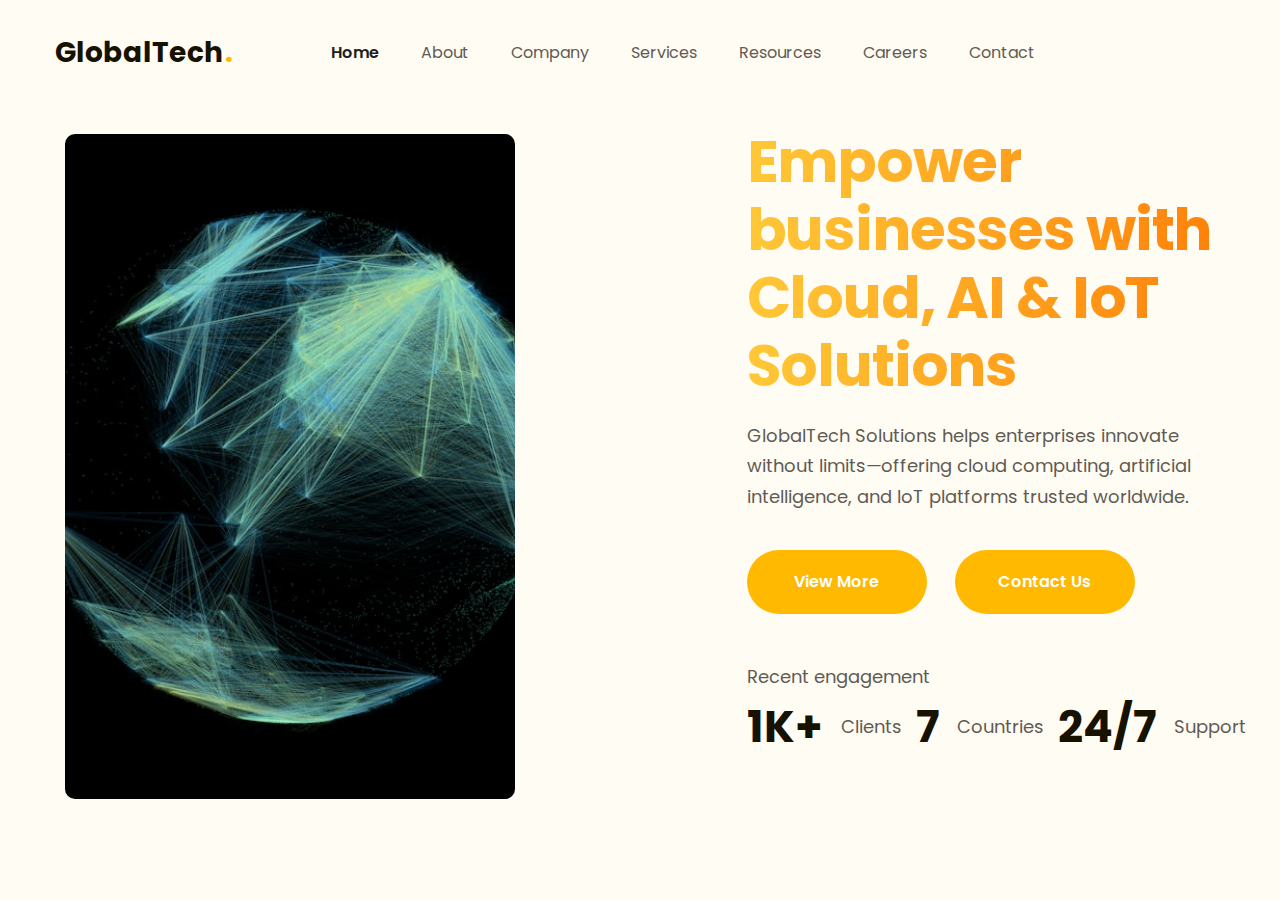
<file: index.html>
<!DOCTYPE html>
<html lang="en">
  <head>
    <meta charset="UTF-8" />
    <meta name="viewport" content="width=device-width, initial-scale=1.0" />
    <title>GlobalTech</title>

    <!-- Favicon -->
    <link
      rel="apple-touch-icon"
      sizes="57x57"
      href="./assets/favicon-white/apple-icon-57x57.png"
    />
    <link
      rel="apple-touch-icon"
      sizes="60x60"
      href="./assets/favicon-white/apple-icon-60x60.png"
    />
    <link
      rel="apple-touch-icon"
      sizes="72x72"
      href="./assets/favicon-white/apple-icon-72x72.png"
    />
    <link
      rel="apple-touch-icon"
      sizes="76x76"
      href="./assets/favicon-white/apple-icon-76x76.png"
    />
    <link
      rel="apple-touch-icon"
      sizes="114x114"
      href="./assets/favicon-white/apple-icon-114x114.png"
    />
    <link
      rel="apple-touch-icon"
      sizes="120x120"
      href="./assets/favicon-white/apple-icon-120x120.png"
    />
    <link
      rel="apple-touch-icon"
      sizes="144x144"
      href="./assets/favicon-white/apple-icon-144x144.png"
    />
    <link
      rel="apple-touch-icon"
      sizes="152x152"
      href="./assets/favicon-white/apple-icon-152x152.png"
    />
    <link
      rel="apple-touch-icon"
      sizes="180x180"
      href="./assets/favicon-white/apple-icon-180x180.png"
    />
    <link
      rel="icon"
      type="image/png"
      sizes="192x192"
      href="./assets/favicon-white/android-icon-192x192.png"
    />
    <link
      rel="icon"
      type="image/png"
      sizes="32x32"
      href="./assets/favicon-white/favicon-32x32.png"
    />
    <link
      rel="icon"
      type="image/png"
      sizes="96x96"
      href="./assets/favicon-white/favicon-96x96.png"
    />
    <link
      rel="icon"
      type="image/png"
      sizes="16x16"
      href="./assets/favicon-white/favicon-16x16.png"
    />
    <link rel="manifest" href="./assets/favicon-white/manifest.json" />
    <meta name="msapplication-TileColor" content="#ffffff" />
    <meta
      name="msapplication-TileImage"
      content="./assets/favicon-white/ms-icon-144x144.png"
    />
    <meta name="theme-color" content="#ffffff" />

    <!-- Embedded font -->
    <link rel="preconnect" href="https://fonts.googleapis.com" />
    <link rel="preconnect" href="https://fonts.gstatic.com" crossorigin />
    <link
      href="https://fonts.googleapis.com/css2?family=Lato:ital,wght@0,700;1,400&family=Poppins:ital,wght@0,400;0,500;0,600;0,700;1,400;1,500;1,600&display=swap"
      rel="stylesheet"
    />

    <!-- reset css -->
    <link rel="stylesheet" href="./assets/reset.css" />

    <!-- Styles css -->
    <link rel="stylesheet" href="./assets/styles.css" />
  </head>
  <body>
    <main >
      <!-- Header -->
      <header class="header fixed">
        <div class="main-content">
          <div class="body">
            <!-- Logo -->
            <a href="/"><div class="logo">GlobalTech<span>.</span></div></a>

            <!-- Navigation -->
            <nav class="nav">
              <ul>
                <li class="active">
                  <a href="#home">Home</a>
                </li>
                <li>
                  <a href="about.html">About</a>
                </li>
                <li>
                  <a href="company.html">Company</a>
                </li>
                <li>
                  <a href="services.html">Services</a>
                </li>
                <li>
                  <a href="resources.html">Resources</a>
                </li>
                <li>
                  <a href="careers.html">Careers</a>
                </li>
                <li>
                  <a href="contact.html">Contact</a>
                </li>
              </ul>
            </nav>
         </div>
    </header>

    <!-- Hero -->
     <div id="#home" class="hero">
      <div class="main-content">
        <div class="body">
          <!-- Hero left -->
           <div class="media-block">
            <img src="./assets/img/img-hero.jpg" alt="" class="hero-img">
           </div>

          <!-- Hero right -->
           <div class="content-block">
            <h1 class="heading lv1">Empower businesses with Cloud, AI & IoT Solutions</h1>
            <p class="desc">GlobalTech Solutions helps enterprises innovate without limits—offering cloud computing, artificial intelligence, and IoT platforms trusted worldwide.</p>

            <div class="cta-group">
              <a href="about.html" class="btn hero-cta">View More</a>
              <a href="contact.html" class="btn hero-cta secondary">Contact Us</a>
            </div>
            <p class="desc">Recent engagement</p>
            <p class="desc stats">
              <strong>1K+</strong> Clients
              <strong>7</strong> Countries
              <strong>24/7</strong> Support
            </p>
          </div>
        </div>
      </div>
     </div>
    </main>
  </body>
</html>
</file>
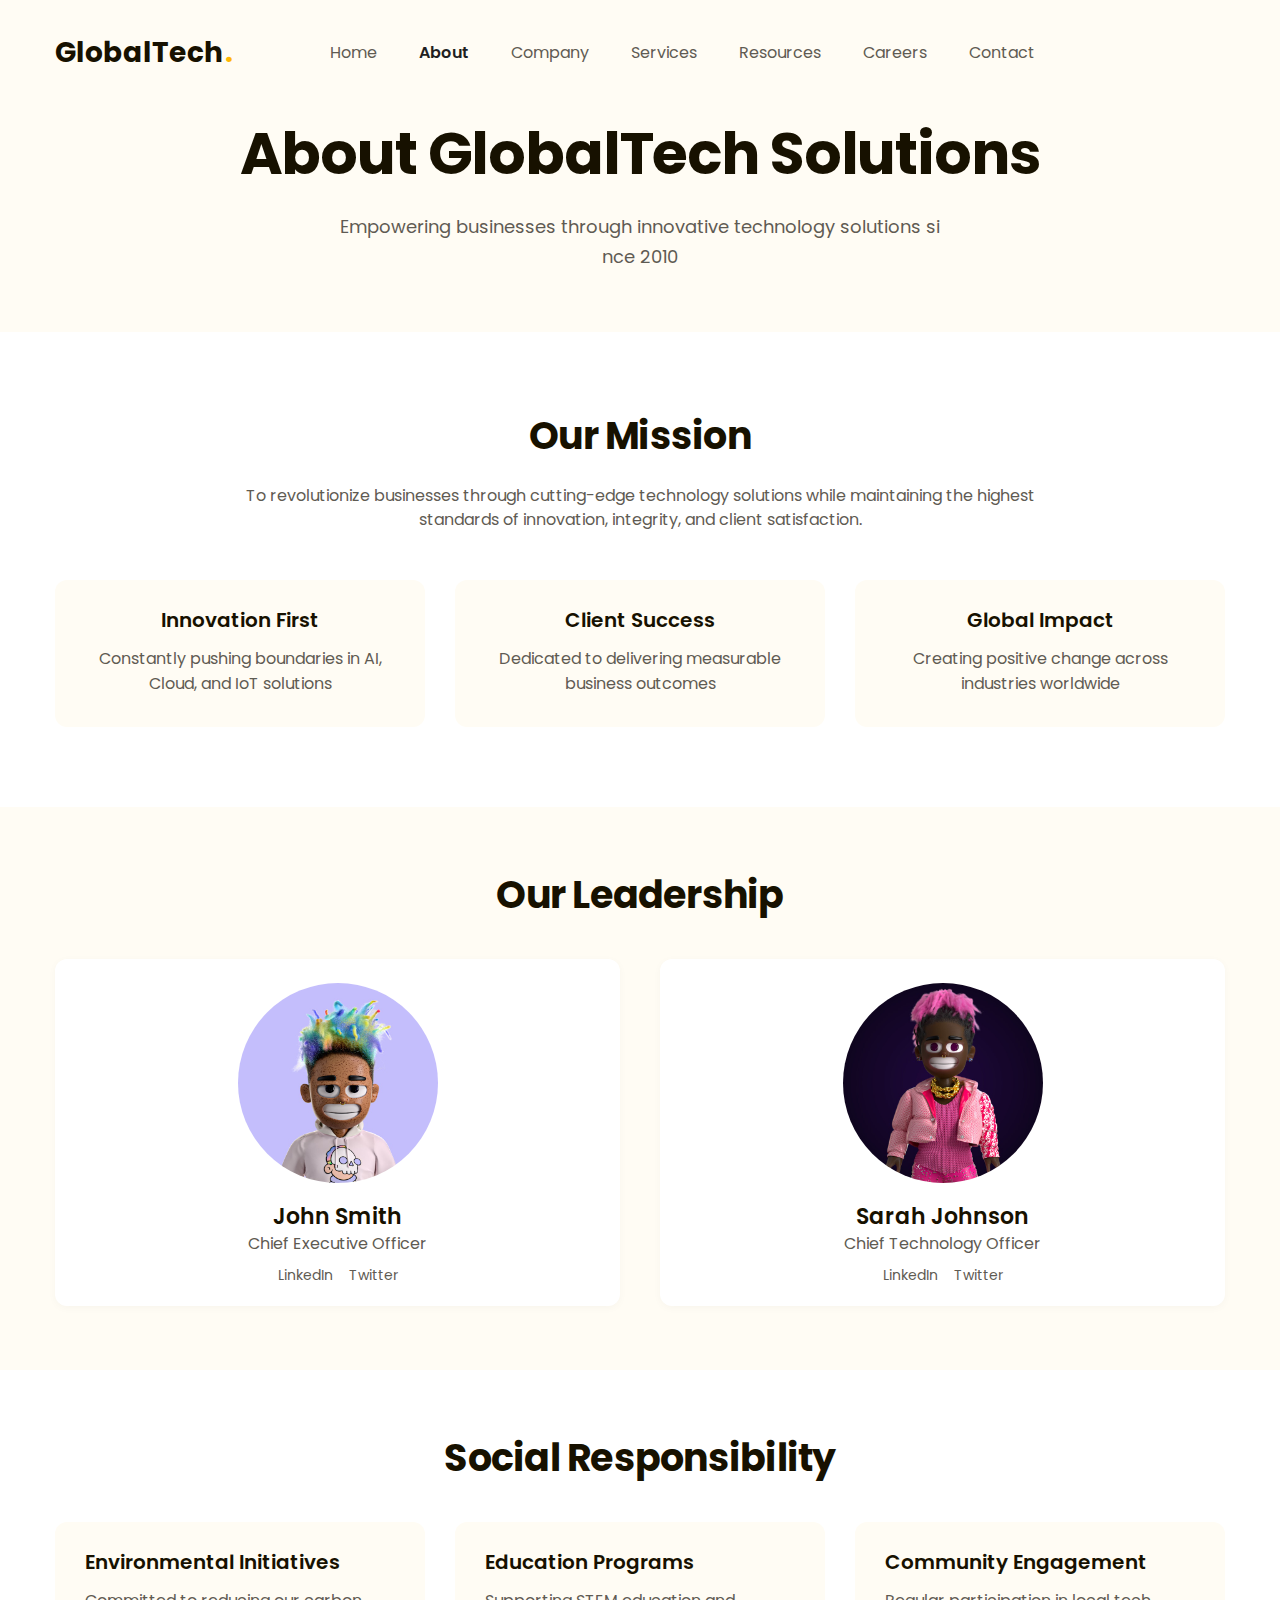
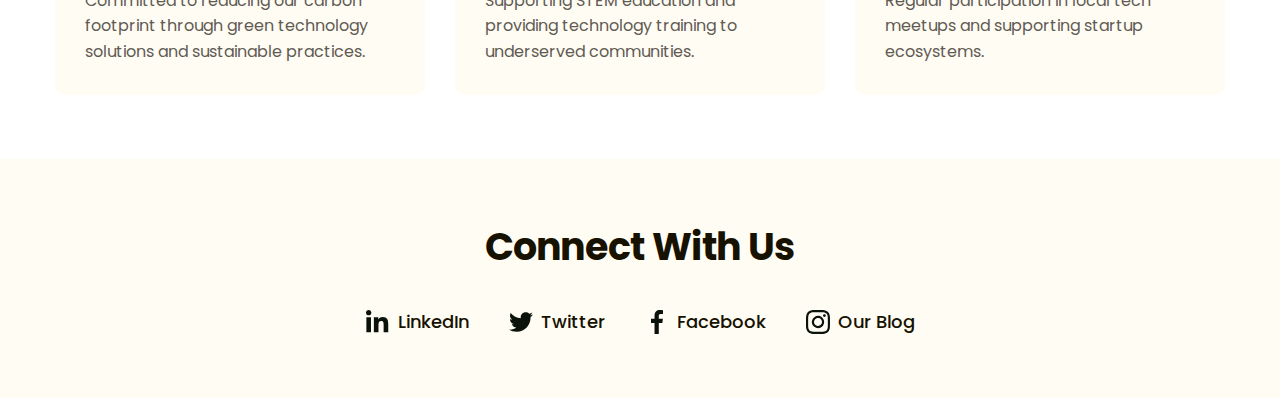
<file: about.html>
<!DOCTYPE html>
<html lang="en">
  <head>
    <meta charset="UTF-8" />
    <meta name="viewport" content="width=device-width, initial-scale=1.0" />
    <title>About Us - GlobalTech Platform</title>

    <!-- Favicon -->
    <link
      rel="apple-touch-icon"
      sizes="57x57"
      href="./assets/favicon-white/apple-icon-57x57.png"
    />
    <link
      rel="apple-touch-icon"
      sizes="60x60"
      href="./assets/favicon-white/apple-icon-60x60.png"
    />
    <link
      rel="apple-touch-icon"
      sizes="72x72"
      href="./assets/favicon-white/apple-icon-72x72.png"
    />
    <link
      rel="apple-touch-icon"
      sizes="76x76"
      href="./assets/favicon-white/apple-icon-76x76.png"
    />
    <link
      rel="apple-touch-icon"
      sizes="114x114"
      href="./assets/favicon-white/apple-icon-114x114.png"
    />
    <link
      rel="apple-touch-icon"
      sizes="120x120"
      href="./assets/favicon-white/apple-icon-120x120.png"
    />
    <link
      rel="apple-touch-icon"
      sizes="144x144"
      href="./assets/favicon-white/apple-icon-144x144.png"
    />
    <link
      rel="apple-touch-icon"
      sizes="152x152"
      href="./assets/favicon-white/apple-icon-152x152.png"
    />
    <link
      rel="apple-touch-icon"
      sizes="180x180"
      href="./assets/favicon-white/apple-icon-180x180.png"
    />
    <link
      rel="icon"
      type="image/png"
      sizes="192x192"
      href="./assets/favicon-white/android-icon-192x192.png"
    />
    <link
      rel="icon"
      type="image/png"
      sizes="32x32"
      href="./assets/favicon-white/favicon-32x32.png"
    />
    <link
      rel="icon"
      type="image/png"
      sizes="96x96"
      href="./assets/favicon-white/favicon-96x96.png"
    />
    <link`
      rel="icon"
      type="image/png"
      sizes="16x16"
      href="./assets/favicon-white/favicon-16x16.png"
    />
    <link rel="manifest" href="./assets/favicon-white/manifest.json" />
    <meta name="msapplication-TileColor" content="#ffffff" />
    <meta
      name="msapplication-TileImage"
      content="./assets/favicon-white/ms-icon-144x144.png"
    />
    <meta name="theme-color" content="#ffffff" />

    <!-- Embedded font -->
    <link rel="preconnect" href="https://fonts.googleapis.com" />
    <link rel="preconnect" href="https://fonts.gstatic.com" crossorigin />
    <link
      href="https://fonts.googleapis.com/css2?family=Lato:ital,wght@0,700;1,400&family=Poppins:ital,wght@0,400;0,500;0,600;0,700;1,400;1,500;1,600&display=swap"
      rel="stylesheet"
    />

    <!-- reset css -->
    <link rel="stylesheet" href="./assets/reset.css" />

    <!-- Styles css -->
    <link rel="stylesheet" href="./assets/styles.css" />
  </head>
  <body>
    <main>
      <!-- Header -->
      <header class="header fixed">
        <div class="main-content">
          <div class="body">
            <!-- Logo -->
            <a href="index.html"
              ><div class="logo">GlobalTech<span>.</span></div></a
            >

            <!-- Navigation -->
            <nav class="nav">
              <ul>
                <li>
                  <a href="index.html">Home</a>
                </li>
                <li class="active">
                  <a href="about.html">About</a>
                </li>
                <li>
                  <a href="company.html">Company</a>
                </li>
                <li>
                  <a href="services.html">Services</a>
                </li>
                <li>
                  <a href="resources.html">Resources</a>
                </li>
                <li>
                  <a href="careers.html">Careers</a>
                </li>
                <li>
                  <a href="contact.html">Contact</a>
                </li>
              </ul>
            </nav>
          </div>
        </div>
      </header>

      <!-- About Hero Section -->
      <section class="about-hero">
        <div class="main-content">
          <h1 class="heading lv1">About GlobalTech Solutions</h1>
          <p class="desc lv2 word-break">
            Empowering businesses through innovative technology solutions since
            2010
          </p>
        </div>
      </section>

      <!-- Mission Section -->
      <section class="mission">
        <div class="main-content">
          <h2 class="heading lv2">Our Mission</h2>
          <p class="desc word-break">
            To revolutionize businesses through cutting-edge technology
            solutions while maintaining the highest standards of innovation,
            integrity, and client satisfaction.
          </p>

          <!-- Mission Points -->
          <div class="mission-points">
            <div class="point">
              <h3>Innovation First</h3>
              <p>
                Constantly pushing boundaries in AI, Cloud, and IoT solutions
              </p>
            </div>
            <div class="point">
              <h3>Client Success</h3>
              <p>Dedicated to delivering measurable business outcomes</p>
            </div>
            <div class="point">
              <h3>Global Impact</h3>
              <p>Creating positive change across industries worldwide</p>
            </div>
          </div>
        </div>
      </section>

      <!-- Leadership Section -->
      <section class="leadership">
        <div class="main-content">
          <h2 class="heading lv2">Our Leadership</h2>
          <div class="leaders-grid">
            <!-- Leader 1 -->
            <div class="leader-card">
              <img
                src="./assets/img/leader1.jpg"
                alt="CEO"
                class="leader-img"
              />
              <h3>John Smith</h3>
              <p>Chief Executive Officer</p>
              <div class="social-links">
                <a href="#" target="_blank">LinkedIn</a>
                <a href="#" target="_blank">Twitter</a>
              </div>
            </div>

            <!-- Leader 2 -->
            <div class="leader-card">
              <img
                src="./assets/img/leader2.jpg"
                alt="CTO"
                class="leader-img"
              />
              <h3>Sarah Johnson</h3>
              <p>Chief Technology Officer</p>
              <div class="social-links">
                <a href="#" target="_blank">LinkedIn</a>
                <a href="#" target="_blank">Twitter</a>
              </div>
            </div>
          </div>
        </div>
      </section>

      <!-- Social Responsibility -->
      <section class="social-impact">
        <div class="main-content">
          <h2 class="heading lv2">Social Responsibility</h2>
          <div class="impact-grid">
            <!-- Impact Card 1 -->
            <div class="impact-card">
              <h3>Environmental Initiatives</h3>
              <p>
                Committed to reducing our carbon footprint through green
                technology solutions and sustainable practices.
              </p>
            </div>

            <!-- Impact Card 2 -->
            <div class="impact-card">
              <h3>Education Programs</h3>
              <p>
                Supporting STEM education and providing technology training to
                underserved communities.
              </p>
            </div>

            <!-- Impact Card 3 -->
            <div class="impact-card">
              <h3>Community Engagement</h3>
              <p>
                Regular participation in local tech meetups and supporting
                startup ecosystems.
              </p>
            </div>
          </div>
        </div>
      </section>

      <!-- Connect Section -->
      <section class="connect">
        <div class="main-content">
          <h2 class="heading lv2">Connect With Us</h2>
          <div class="social-channels">
            <a href="#" class="social-link" target="_blank">
              <img src="./assets/icon/linkedin.svg" alt="LinkedIn" />
              LinkedIn
            </a>
            <a href="#" class="social-link" target="_blank">
              <img src="./assets/icon/twitter.svg" alt="Twitter" />
              Twitter
            </a>
            <a href="#" class="social-link" target="_blank">
              <img src="./assets/icon/facebook.svg" alt="Facebook" />
              Facebook
            </a>
            <a href="#blog" class="social-link" target="_blank">
              <img src="./assets/icon/blog.svg" alt="Blog" />
              Our Blog
            </a>
          </div>
        </div>
      </section>
    </main>
  </body>
</html>
</file>
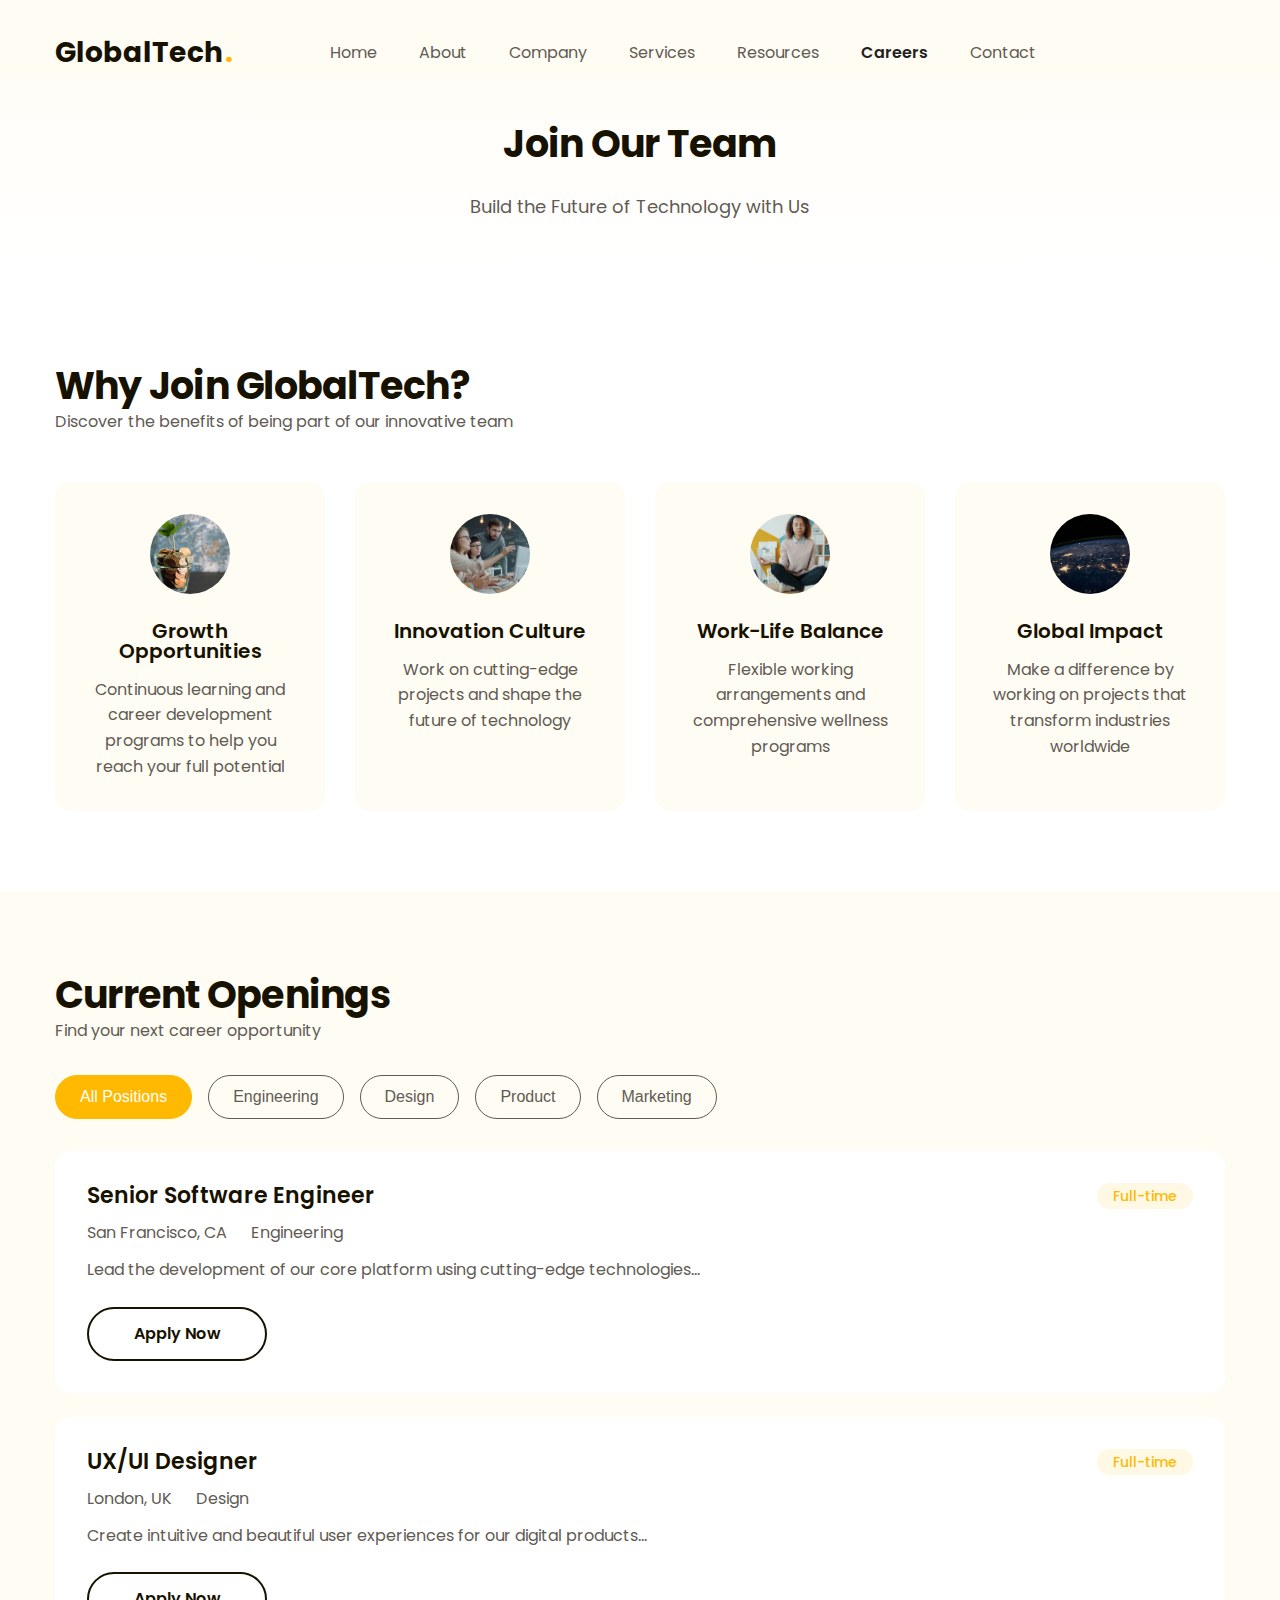
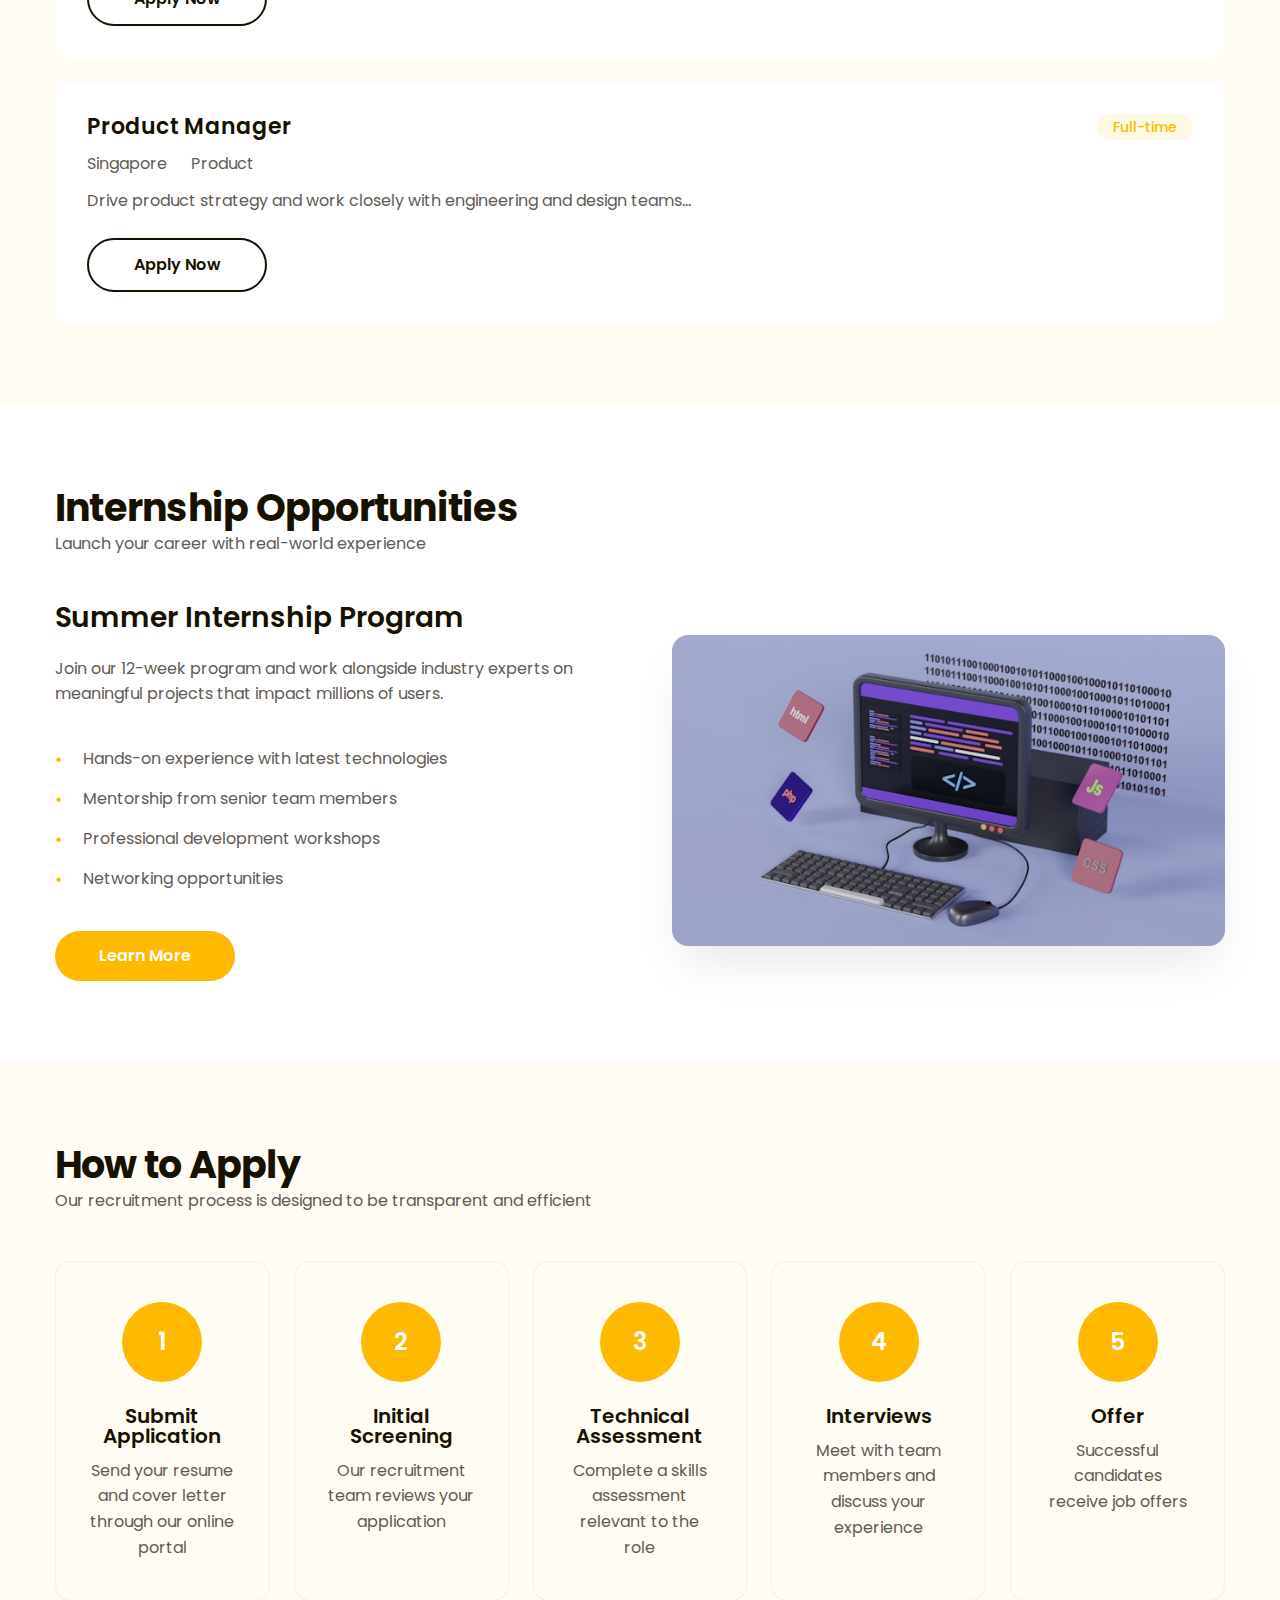
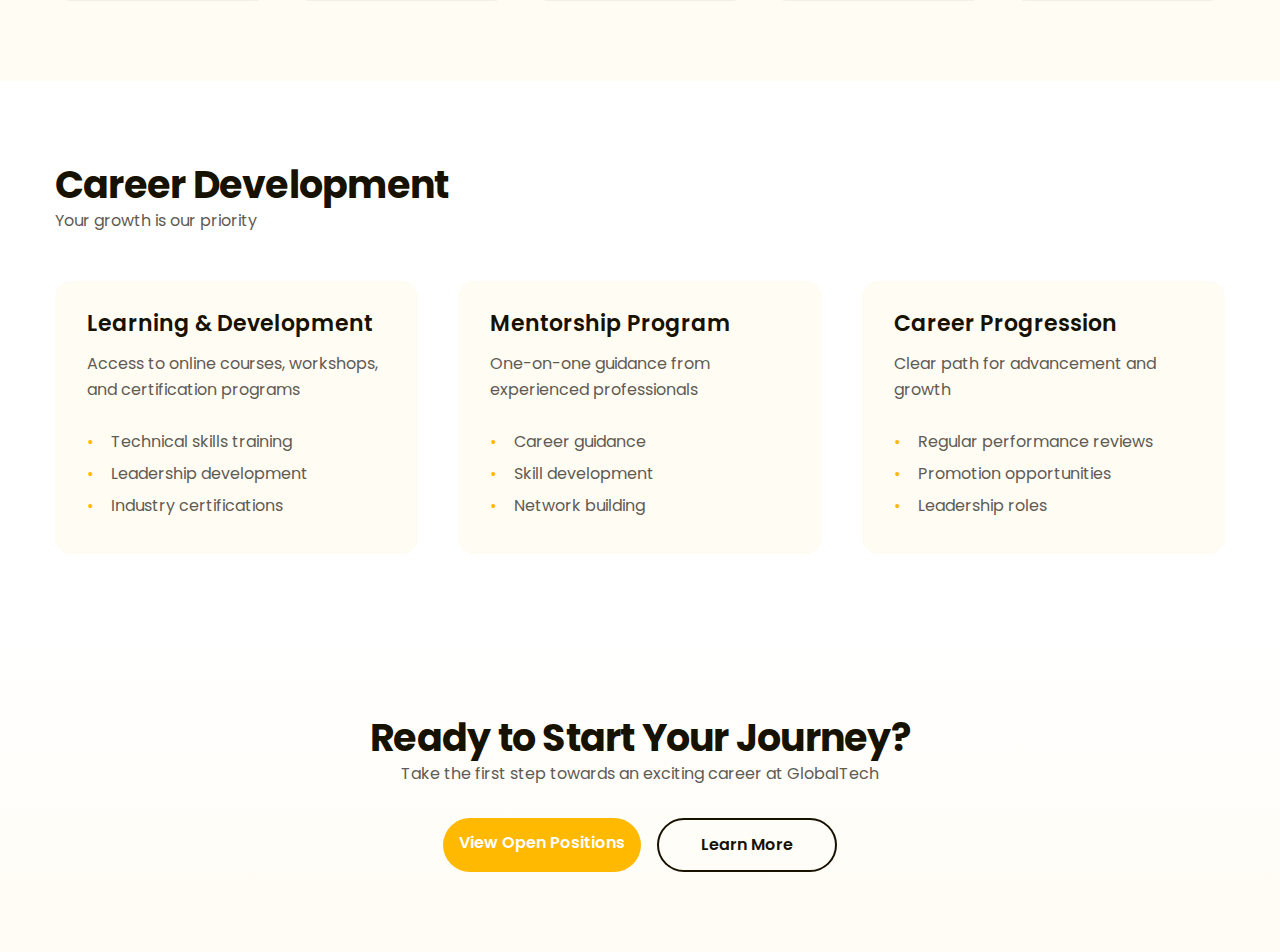
<file: careers.html>
<!DOCTYPE html>
<html lang="en">
  <head>
    <meta charset="UTF-8" />
    <meta name="viewport" content="width=device-width, initial-scale=1.0" />
    <title>Careers - GlobalTech</title>

    <!-- Favicon -->
    <link
      rel="apple-touch-icon"
      sizes="57x57"
      href="./assets/favicon-white/apple-icon-57x57.png"
    />
    <link
      rel="apple-touch-icon"
      sizes="60x60"
      href="./assets/favicon-white/apple-icon-60x60.png"
    />
    <link
      rel="apple-touch-icon"
      sizes="72x72"
      href="./assets/favicon-white/apple-icon-72x72.png"
    />
    <link
      rel="apple-touch-icon"
      sizes="76x76"
      href="./assets/favicon-white/apple-icon-76x76.png"
    />
    <link
      rel="apple-touch-icon"
      sizes="114x114"
      href="./assets/favicon-white/apple-icon-114x114.png"
    />
    <link
      rel="apple-touch-icon"
      sizes="120x120"
      href="./assets/favicon-white/apple-icon-120x120.png"
    />
    <link
      rel="apple-touch-icon"
      sizes="144x144"
      href="./assets/favicon-white/apple-icon-144x144.png"
    />
    <link
      rel="apple-touch-icon"
      sizes="152x152"
      href="./assets/favicon-white/apple-icon-152x152.png"
    />
    <link
      rel="apple-touch-icon"
      sizes="180x180"
      href="./assets/favicon-white/apple-icon-180x180.png"
    />
    <link
      rel="icon"
      type="image/png"
      sizes="192x192"
      href="./assets/favicon-white/android-icon-192x192.png"
    />
    <link
      rel="icon"
      type="image/png"
      sizes="32x32"
      href="./assets/favicon-white/favicon-32x32.png"
    />
    <link
      rel="icon"
      type="image/png"
      sizes="96x96"
      href="./assets/favicon-white/favicon-96x96.png"
    />
    <link
      rel="icon"
      type="image/png"
      sizes="16x16"
      href="./assets/favicon-white/favicon-16x16.png"
    />
    <link rel="manifest" href="./assets/favicon-white/manifest.json" />
    <meta name="msapplication-TileColor" content="#ffffff" />
    <meta
      name="msapplication-TileImage"
      content="./assets/favicon-white/ms-icon-144x144.png"
    />
    <meta name="theme-color" content="#ffffff" />

    <!-- Embedded font -->
    <link rel="preconnect" href="https://fonts.googleapis.com" />
    <link rel="preconnect" href="https://fonts.gstatic.com" crossorigin />
    <link
      href="https://fonts.googleapis.com/css2?family=Lato:ital,wght@0,700;1,400&family=Poppins:ital,wght@0,400;0,500;0,600;0,700;1,400;1,500;1,600&display=swap"
      rel="stylesheet"
    />

    <!-- reset css -->
    <link rel="stylesheet" href="./assets/reset.css" />

    <!-- Styles css -->
    <link rel="stylesheet" href="./assets/styles.css" />
  </head>
  <body>
    <main>
      <!-- Header -->
      <header class="header fixed">
        <div class="main-content">
          <div class="body">
            <!-- Logo -->
            <a href="index.html">
              <div class="logo">GlobalTech<span>.</span></div>
            </a>

            <!-- Navigation -->
            <nav class="nav">
              <ul>
                <li>
                  <a href="index.html">Home</a>
                </li>
                <li>
                  <a href="about.html">About</a>
                </li>
                <li>
                  <a href="company.html">Company</a>
                </li>
                <li>
                  <a href="services.html">Services</a>
                </li>
                <li>
                  <a href="resources.html">Resources</a>
                </li>
                <li class="active">
                  <a href="careers.html">Careers</a>
                </li>
                <li>
                  <a href="contact.html">Contact</a>
                </li>
              </ul>
            </nav>
          </div>
        </div>
      </header>

      <!-- Careers Hero -->
      <section class="careers-hero">
        <div class="main-content">
          <h2 class="heading lv2">Join Our Team</h2>
          <p class="desc lv2">Build the Future of Technology with Us</p>
        </div>
      </section>

      <!-- Why Join Us -->
      <section class="why-join-us">
        <div class="main-content">
          <h2 class="heading lv2">Why Join GlobalTech?</h2>
          <p class="desc">
            Discover the benefits of being part of our innovative team
          </p>

          <div class="benefits-grid">
            <div class="benefit-card">
              <img
                src="./assets/img/benefit-1.jpg"
                alt="Growth Opportunities"
              />
              <h3>Growth Opportunities</h3>
              <p>
                Continuous learning and career development programs to help you
                reach your full potential
              </p>
            </div>

            <div class="benefit-card">
              <img src="./assets/img/benefit-2.jpg" alt="Innovation Culture" />
              <h3>Innovation Culture</h3>
              <p>
                Work on cutting-edge projects and shape the future of technology
              </p>
            </div>

            <div class="benefit-card">
              <img src="./assets/img/benefit-3.jpg" alt="Work-Life Balance" />
              <h3>Work-Life Balance</h3>
              <p>
                Flexible working arrangements and comprehensive wellness
                programs
              </p>
            </div>

            <div class="benefit-card">
              <img src="./assets/img/benefit-4.jpg" alt="Global Impact" />
              <h3>Global Impact</h3>
              <p>
                Make a difference by working on projects that transform
                industries worldwide
              </p>
            </div>
          </div>
        </div>
      </section>

      <!-- Current Openings -->
      <section class="current-openings">
        <div class="main-content">
          <h2 class="heading lv2">Current Openings</h2>
          <p class="desc">Find your next career opportunity</p>

          <div class="jobs-filter">
            <button class="filter-btn active">All Positions</button>
            <button class="filter-btn">Engineering</button>
            <button class="filter-btn">Design</button>
            <button class="filter-btn">Product</button>
            <button class="filter-btn">Marketing</button>
          </div>

          <div class="jobs-list">
            <div class="job-card">
              <div class="job-header">
                <h3>Senior Software Engineer</h3>
                <span class="job-type">Full-time</span>
              </div>
              <div class="job-details">
                <span class="location">San Francisco, CA</span>
                <span class="department">Engineering</span>
              </div>
              <p class="job-description">
                Lead the development of our core platform using cutting-edge
                technologies...
              </p>
              <a href="#" class="btn btn-outline">Apply Now</a>
            </div>

            <div class="job-card">
              <div class="job-header">
                <h3>UX/UI Designer</h3>
                <span class="job-type">Full-time</span>
              </div>
              <div class="job-details">
                <span class="location">London, UK</span>
                <span class="department">Design</span>
              </div>
              <p class="job-description">
                Create intuitive and beautiful user experiences for our digital
                products...
              </p>
              <a href="#" class="btn btn-outline">Apply Now</a>
            </div>

            <div class="job-card">
              <div class="job-header">
                <h3>Product Manager</h3>
                <span class="job-type">Full-time</span>
              </div>
              <div class="job-details">
                <span class="location">Singapore</span>
                <span class="department">Product</span>
              </div>
              <p class="job-description">
                Drive product strategy and work closely with engineering and
                design teams...
              </p>
              <a href="#" class="btn btn-outline">Apply Now</a>
            </div>
          </div>
        </div>
      </section>

      <!-- Internship Program -->
      <section class="internship-program">
        <div class="main-content">
          <h2 class="heading lv2">Internship Opportunities</h2>
          <p class="desc">Launch your career with real-world experience</p>

          <div class="internship-content">
            <div class="internship-info">
              <h3>Summer Internship Program</h3>
              <p>
                Join our 12-week program and work alongside industry experts on
                meaningful projects that impact millions of users.
              </p>

              <ul class="program-features">
                <li>Hands-on experience with latest technologies</li>
                <li>Mentorship from senior team members</li>
                <li>Professional development workshops</li>
                <li>Networking opportunities</li>
              </ul>

              <a href="#" class="btn btn-primary">Learn More</a>
            </div>
            <div class="internship-image">
              <img src="./assets/img/internship.jpg" alt="Internship Program" />
            </div>
          </div>
        </div>
      </section>

      <!-- Application Process -->
      <section class="application-process">
        <div class="main-content">
          <h2 class="heading lv2">How to Apply</h2>
          <p class="desc">
            Our recruitment process is designed to be transparent and efficient
          </p>

          <div class="process-steps">
            <div class="step">
              <div class="step-number">1</div>
              <h3>Submit Application</h3>
              <p>Send your resume and cover letter through our online portal</p>
            </div>

            <div class="step">
              <div class="step-number">2</div>
              <h3>Initial Screening</h3>
              <p>Our recruitment team reviews your application</p>
            </div>

            <div class="step">
              <div class="step-number">3</div>
              <h3>Technical Assessment</h3>
              <p>Complete a skills assessment relevant to the role</p>
            </div>

            <div class="step">
              <div class="step-number">4</div>
              <h3>Interviews</h3>
              <p>Meet with team members and discuss your experience</p>
            </div>

            <div class="step">
              <div class="step-number">5</div>
              <h3>Offer</h3>
              <p>Successful candidates receive job offers</p>
            </div>
          </div>
        </div>
      </section>

      <!-- Career Development -->
      <section class="career-development">
        <div class="main-content">
          <h2 class="heading lv2">Career Development</h2>
          <p class="desc">Your growth is our priority</p>

          <div class="development-grid">
            <div class="development-card">
              <h3>Learning & Development</h3>
              <p>
                Access to online courses, workshops, and certification programs
              </p>
              <ul class="features">
                <li>Technical skills training</li>
                <li>Leadership development</li>
                <li>Industry certifications</li>
              </ul>
            </div>

            <div class="development-card">
              <h3>Mentorship Program</h3>
              <p>One-on-one guidance from experienced professionals</p>
              <ul class="features">
                <li>Career guidance</li>
                <li>Skill development</li>
                <li>Network building</li>
              </ul>
            </div>

            <div class="development-card">
              <h3>Career Progression</h3>
              <p>Clear path for advancement and growth</p>
              <ul class="features">
                <li>Regular performance reviews</li>
                <li>Promotion opportunities</li>
                <li>Leadership roles</li>
              </ul>
            </div>
          </div>
        </div>
      </section>

      <!-- Button CTA -->
      <section class="careers-cta">
        <div class="main-content">
          <h2 class="heading lv2">Ready to Start Your Journey?</h2>
          <p class="desc">
            Take the first step towards an exciting career at GlobalTech
          </p>
          <div class="cta-buttons">
            <a href="#current-openings" class="btn btn-primary"
              >View Open Positions</a
            >
            <a href="contact.html" class="btn btn-outline">Learn More</a>
          </div>
        </div>
      </section>
    </main>
  </body>
</html>
</file>
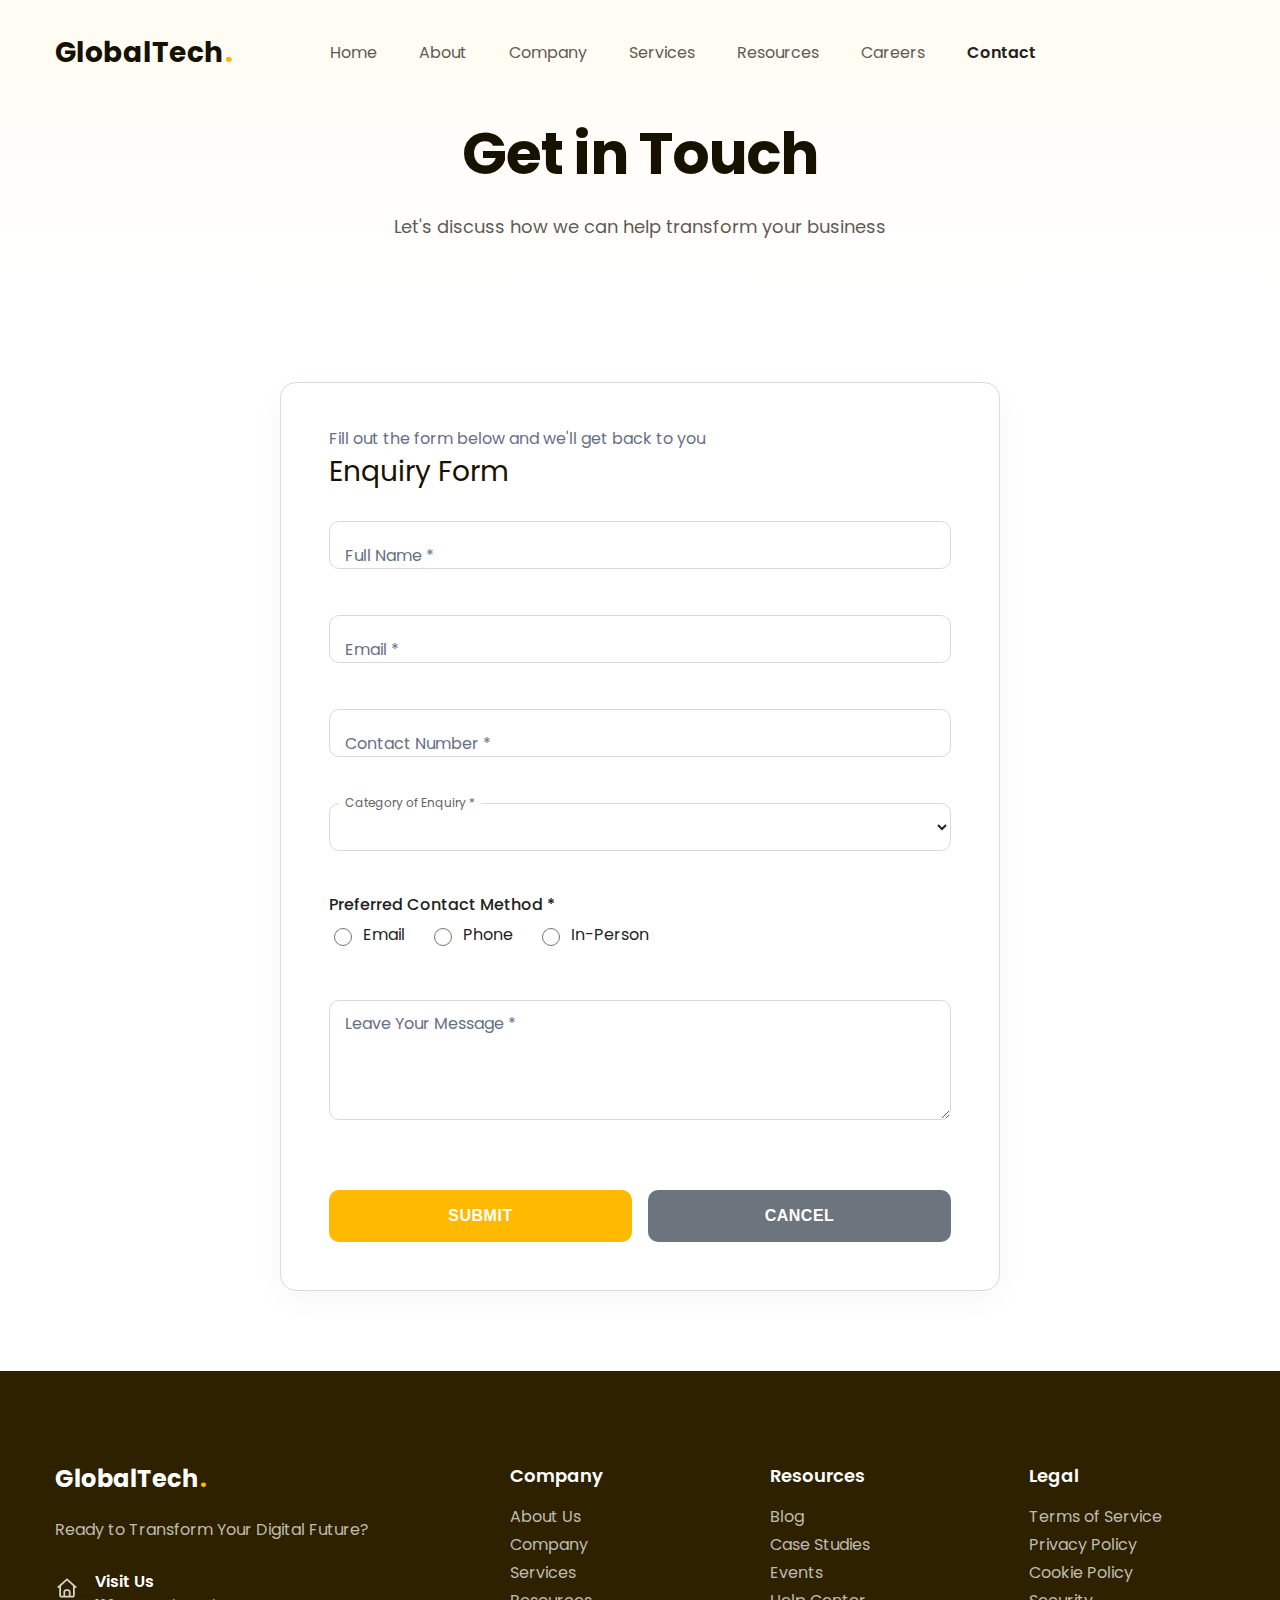
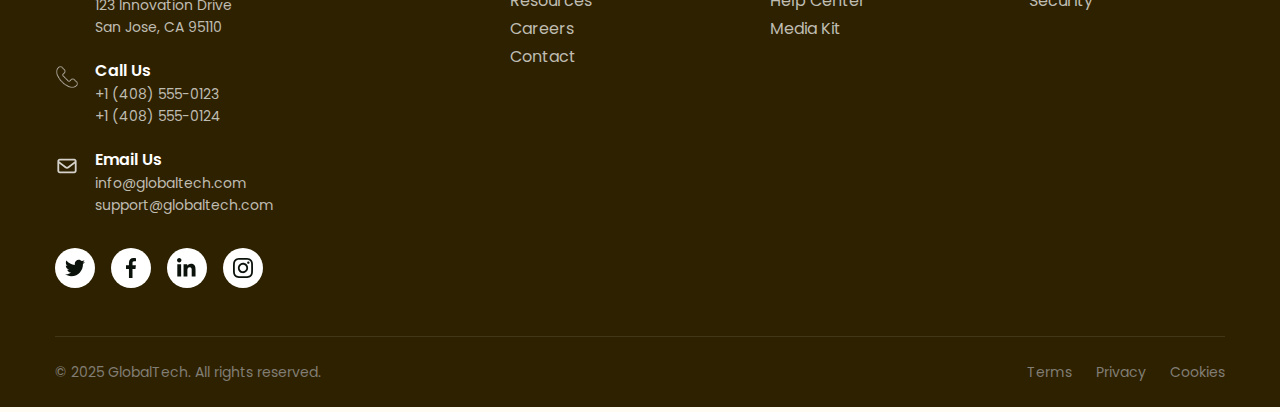
<file: contact.html>
<!DOCTYPE html>
<html lang="en">
  <head>
    <meta charset="UTF-8" />
    <meta name="viewport" content="width=device-width, initial-scale=1.0" />
    <title>Contact Us - GlobalTech</title>
    <!-- Favicon -->
    <link
      rel="apple-touch-icon"
      sizes="57x57"
      href="./assets/favicon-white/apple-icon-57x57.png"
    />
    <link
      rel="apple-touch-icon"
      sizes="60x60"
      href="./assets/favicon-white/apple-icon-60x60.png"
    />
    <link
      rel="apple-touch-icon"
      sizes="72x72"
      href="./assets/favicon-white/apple-icon-72x72.png"
    />
    <link
      rel="apple-touch-icon"
      sizes="76x76"
      href="./assets/favicon-white/apple-icon-76x76.png"
    />
    <link
      rel="apple-touch-icon"
      sizes="114x114"
      href="./assets/favicon-white/apple-icon-114x114.png"
    />
    <link
      rel="apple-touch-icon"
      sizes="120x120"
      href="./assets/favicon-white/apple-icon-120x120.png"
    />
    <link
      rel="apple-touch-icon"
      sizes="144x144"
      href="./assets/favicon-white/apple-icon-144x144.png"
    />
    <link
      rel="apple-touch-icon"
      sizes="152x152"
      href="./assets/favicon-white/apple-icon-152x152.png"
    />
    <link
      rel="apple-touch-icon"
      sizes="180x180"
      href="./assets/favicon-white/apple-icon-180x180.png"
    />
    <link
      rel="icon"
      type="image/png"
      sizes="192x192"
      href="./assets/favicon-white/android-icon-192x192.png"
    />
    <link
      rel="icon"
      type="image/png"
      sizes="32x32"
      href="./assets/favicon-white/favicon-32x32.png"
    />
    <link
      rel="icon"
      type="image/png"
      sizes="96x96"
      href="./assets/favicon-white/favicon-96x96.png"
    />
    <link
      rel="icon"
      type="image/png"
      sizes="16x16"
      href="./assets/favicon-white/favicon-16x16.png"
    />
    <link rel="manifest" href="./assets/favicon-white/manifest.json" />
    <meta name="msapplication-TileColor" content="#ffffff" />
    <meta
      name="msapplication-TileImage"
      content="./assets/favicon-white/ms-icon-144x144.png"
    />
    <meta name="theme-color" content="#ffffff" />

    <!-- Embedded font -->
    <link rel="preconnect" href="https://fonts.googleapis.com" />
    <link rel="preconnect" href="https://fonts.gstatic.com" crossorigin />
    <link
      href="https://fonts.googleapis.com/css2?family=Lato:ital,wght@0,700;1,400&family=Poppins:ital,wght@0,400;0,500;0,600;0,700;1,400;1,500;1,600&display=swap"
      rel="stylesheet"
    />

    <!-- reset css -->
    <link rel="stylesheet" href="./assets/reset.css" />

    <!-- Styles css -->
    <link rel="stylesheet" href="./assets/styles.css" />
    <link rel="stylesheet" href="./assets/contact-form.css" />
  </head>
  <body>
    <main>
      <!-- Header -->
      <header class="header fixed">
        <div class="main-content">
          <div class="body">
            <a href="index.html">
              <div class="logo">GlobalTech<span>.</span></div>
            </a>
            <nav class="nav">
              <ul>
                <li><a href="index.html">Home</a></li>
                <li><a href="about.html">About</a></li>
                <li><a href="company.html">Company</a></li>
                <li><a href="services.html">Services</a></li>
                <li><a href="resources.html">Resources</a></li>
                <li><a href="careers.html">Careers</a></li>
                <li class="active"><a href="contact.html">Contact</a></li>
              </ul>
            </nav>
          </div>
        </div>
      </header>

      <!-- Contact Hero -->
      <section class="contact-hero">
        <div class="main-content">
          <h1 class="heading lv1">Get in Touch</h1>
          <p class="desc lv2">
            Let's discuss how we can help transform your business
          </p>
        </div>
      </section>

      <!-- Contact Form Section -->
      <section class="contact-section">
        <div class="main-content">
          <div class="form-container">
            <div class="form-header">
              <p>Fill out the form below and we'll get back to you</p>
              <h2>Enquiry Form</h2>
            </div>

            <form class="form-box" id="contactForm" novalidate>
              <!-- Full Name -->
              <div class="input-group" id="group-fullname">
                <input
                  type="text"
                  id="fullname"
                  name="fullname"
                  class="input-field"
                  placeholder=""
                  aria-describedby="error-fullname"
                  aria-invalid="false"
                  required
                />
                <label for="fullname" class="floating-label">Full Name *</label>
                <div
                  class="error-text"
                  id="error-fullname"
                  aria-live="polite"
                ></div>
              </div>

              <!-- Email -->
              <div class="input-group" id="group-email">
                <input
                  type="email"
                  id="email"
                  name="email"
                  class="input-field"
                  placeholder=""
                  aria-describedby="error-email"
                  aria-invalid="false"
                  required
                />
                <label for="email" class="floating-label">Email *</label>
                <div
                  class="error-text"
                  id="error-email"
                  aria-live="polite"
                ></div>
              </div>

              <!-- Contact Number -->
              <div class="input-group" id="group-contact">
                <input
                  type="tel"
                  id="contact"
                  name="contact"
                  class="input-field"
                  placeholder=""
                  autocomplete="tel"
                  aria-describedby="error-contact"
                  aria-invalid="false"
                  required
                />
                <label for="contact" class="floating-label"
                  >Contact Number *</label
                >
                <div
                  class="error-text"
                  id="error-contact"
                  aria-live="polite"
                ></div>
              </div>

              <!-- Category of Enquiry -->
              <div class="input-group" id="group-category">
                <select
                  id="category"
                  name="category"
                  class="input-field"
                  aria-describedby="error-category"
                  aria-invalid="false"
                  required
                >
                  <option value="" disabled selected hidden></option>
                  <option value="General Inquiry">General Inquiry</option>
                  <option value="Products Detail">Products Detail</option>
                  <option value="Technical Support">Technical Support</option>
                  <option value="Partnership">Partnership</option>
                  <option value="Feedback">Feedback</option>
                </select>
                <label for="category" class="floating-label"
                  >Category of Enquiry *</label
                >
                <div
                  class="error-text"
                  id="error-category"
                  aria-live="polite"
                ></div>
              </div>

              <!-- Preferred Contact Method -->
              <div class="input-group radio-group" id="group-contact-method">
                <fieldset>
                  <legend>Preferred Contact Method *</legend>
                  <div class="radio-options">
                    <label class="radio-label">
                      <input
                        type="radio"
                        name="contactMethod"
                        value="Email"
                        required
                      />
                      <span>Email</span>
                    </label>
                    <label class="radio-label">
                      <input
                        type="radio"
                        name="contactMethod"
                        value="Phone"
                        required
                      />
                      <span>Phone</span>
                    </label>
                    <label class="radio-label">
                      <input
                        type="radio"
                        name="contactMethod"
                        value="In-Person"
                        required
                      />
                      <span>In-Person</span>
                    </label>
                  </div>
                </fieldset>
                <div
                  class="error-text"
                  id="error-contact-method"
                  aria-live="polite"
                ></div>
              </div>

              <!-- Leave Your Message -->
              <div class="input-group" id="group-message">
                <textarea
                  id="message"
                  name="message"
                  class="input-field textarea-field"
                  placeholder=""
                  rows="5"
                  aria-describedby="error-message"
                  aria-invalid="false"
                  required
                ></textarea>
                <label for="message" class="floating-label"
                  >Leave Your Message *</label
                >
                <div
                  class="error-text"
                  id="error-message"
                  aria-live="polite"
                ></div>
              </div>

              <!-- Form Buttons -->
              <div class="form-buttons">
                <button
                  type="submit"
                  id="submitBtn"
                  class="form-btn form-btn--submit"
                >
                  SUBMIT
                </button>
                <button
                  type="button"
                  id="cancelBtn"
                  class="form-btn form-btn--cancel"
                >
                  CANCEL
                </button>
              </div>
            </form>
          </div>
        </div>
      </section>
    </main>

    <!-- Footer -->
    <footer class="footer">
      <div class="main-content">
        <!-- Footer Top -->
        <div class="footer-top">
          <div class="footer-info">
            <h2 class="logo">GlobalTech<span>.</span></h2>
            <p class="desc">Ready to Transform Your Digital Future?</p>

            <!-- Contact Info -->
            <div class="contact-info-footer">
              <div class="info-item">
                <img
                  src="./assets/icon/location.svg"
                  alt="Location"
                  class="info-icon"
                />
                <div class="info-content">
                  <h4>Visit Us</h4>
                  <p>123 Innovation Drive<br />San Jose, CA 95110</p>
                </div>
              </div>

              <div class="info-item">
                <img
                  src="./assets/icon/phone.png"
                  alt="Phone"
                  class="info-icon"
                />
                <div class="info-content">
                  <h4>Call Us</h4>
                  <p>
                    <a href="tel:+14085550123">+1 (408) 555-0123</a><br />
                    <a href="tel:+14085550124">+1 (408) 555-0124</a>
                  </p>
                </div>
              </div>

              <div class="info-item">
                <img
                  src="./assets/icon/mail.svg"
                  alt="Email"
                  class="info-icon"
                />
                <div class="info-content">
                  <h4>Email Us</h4>
                  <p>
                    <a href="mailto:info@globaltech.com">info@globaltech.com</a
                    ><br />
                    <a href="mailto:support@globaltech.com"
                      >support@globaltech.com</a
                    >
                  </p>
                </div>
              </div>
            </div>

            <!-- Social Links -->
            <div class="social">
              <a href="#" class="social-link">
                <img src="./assets/icon/twitter.svg" alt="Twitter" />
              </a>
              <a href="#" class="social-link">
                <img src="./assets/icon/facebook.svg" alt="Facebook" />
              </a>
              <a href="#" class="social-link">
                <img src="./assets/icon/linkedin.svg" alt="LinkedIn" />
              </a>
              <a href="#" class="social-link">
                <img src="./assets/icon/blog.svg" alt="Instagram" />
              </a>
            </div>
          </div>

          <div class="footer-links">
            <h3>Company</h3>
            <ul>
              <li><a href="about.html">About Us</a></li>
              <li><a href="company.html">Company</a></li>
              <li><a href="services.html">Services</a></li>
              <li><a href="resources.html">Resources</a></li>
              <li><a href="careers.html">Careers</a></li>
              <li><a href="contact.html">Contact</a></li>
            </ul>
          </div>

          <div class="footer-links">
            <h3>Resources</h3>
            <ul>
              <li><a href="blog.html">Blog</a></li>
              <li><a href="case-studies.html">Case Studies</a></li>
              <li><a href="events.html">Events</a></li>
              <li><a href="help.html">Help Center</a></li>
              <li><a href="media-kit.html">Media Kit</a></li>
            </ul>
          </div>

          <div class="footer-links">
            <h3>Legal</h3>
            <ul>
              <li><a href="terms.html">Terms of Service</a></li>
              <li><a href="privacy.html">Privacy Policy</a></li>
              <li><a href="cookies.html">Cookie Policy</a></li>
              <li><a href="security.html">Security</a></li>
            </ul>
          </div>
        </div>

        <!-- Footer Bottom -->
        <div class="footer-bottom">
          <p class="copyright">&copy; 2025 GlobalTech. All rights reserved.</p>
          <div class="footer-bottom-links">
            <a href="terms.html">Terms</a>
            <a href="privacy.html">Privacy</a>
            <a href="cookies.html">Cookies</a>
          </div>
        </div>
      </div>
    </footer>

    <!-- Contact Form JavaScript -->
    <script defer src="./assets/js/contact-form.js"></script>
  </body>
</html>
</file>
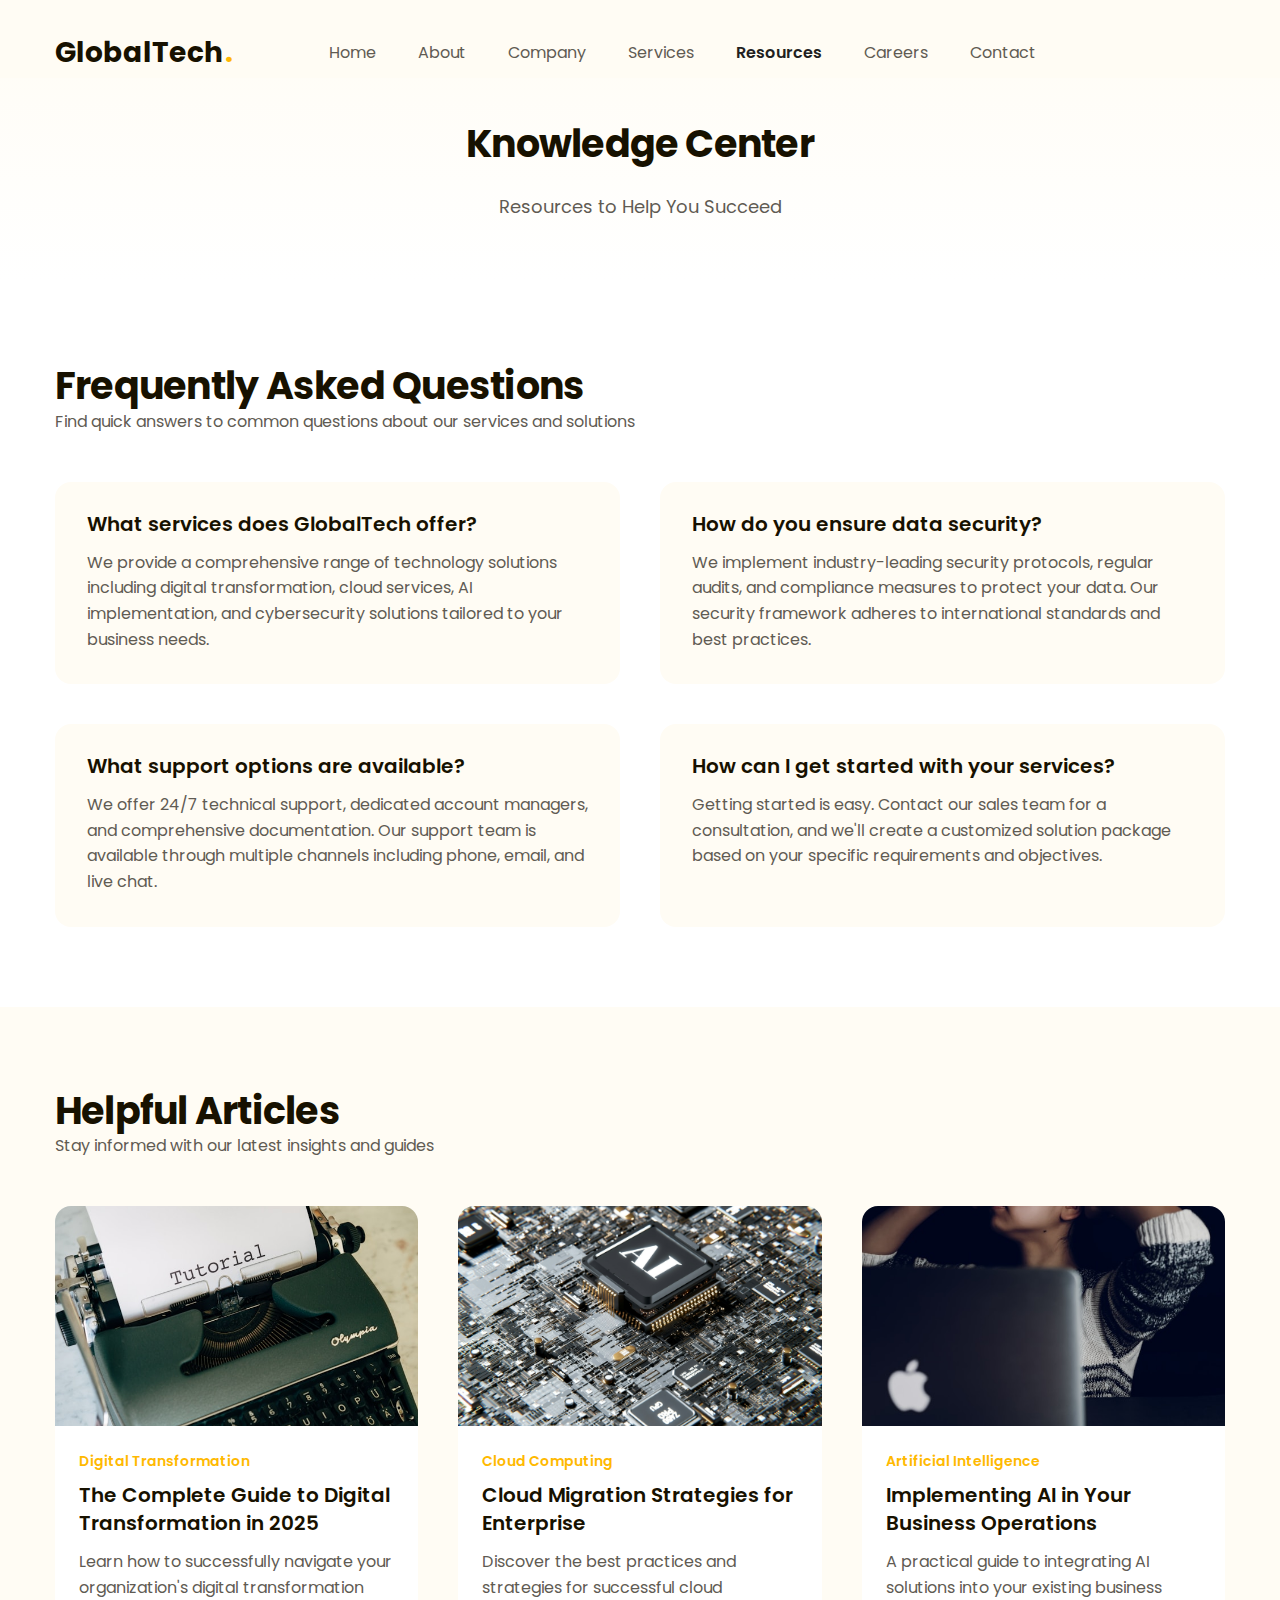
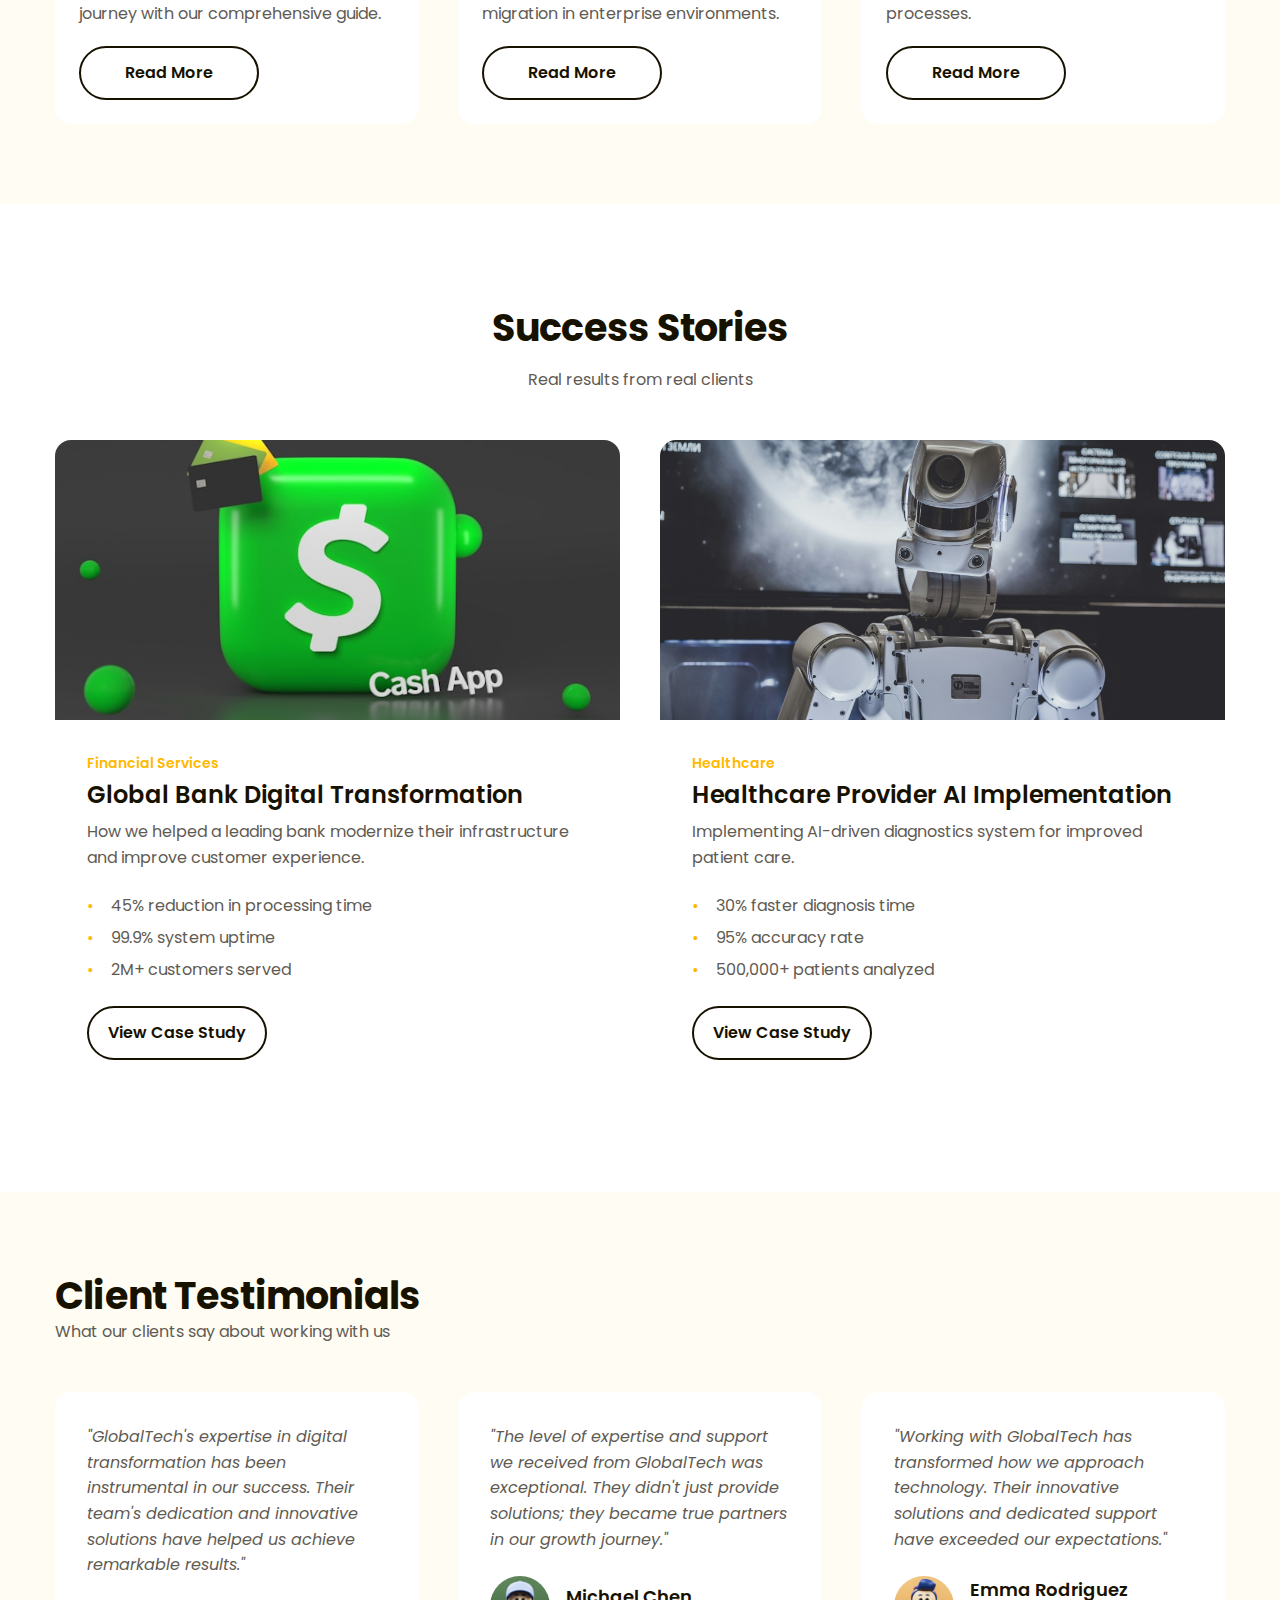
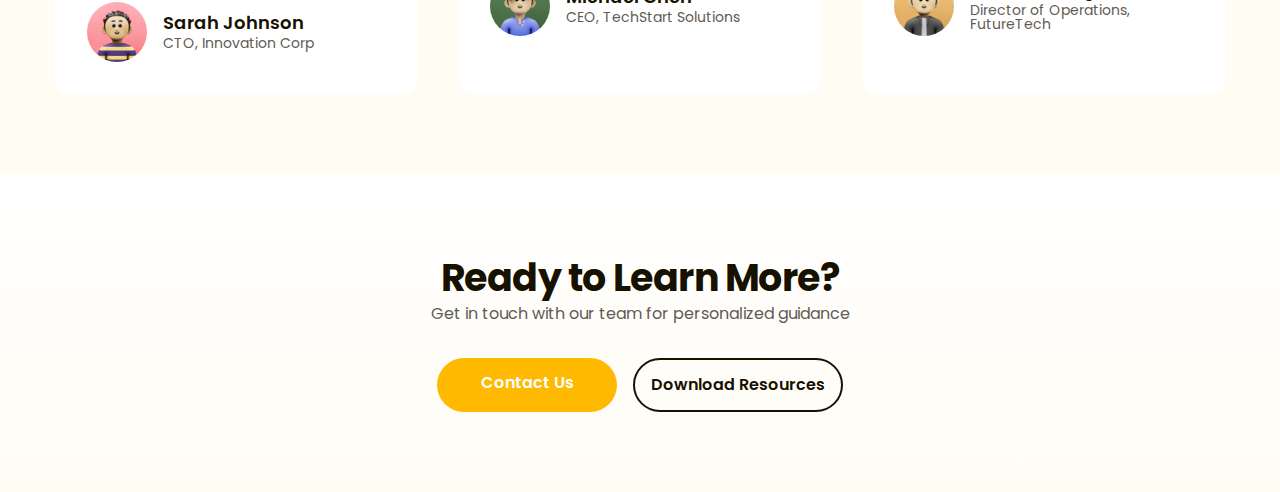
<file: resources.html>
<!DOCTYPE html>
<html lang="en">
  <head>
    <meta charset="UTF-8" />
    <meta name="viewport" content="width=device-width, initial-scale=1.0" />
    <title>Resources - GlobalTech</title>

    <!-- Favicon -->
    <link
      rel="apple-touch-icon"
      sizes="57x57"
      href="./assets/favicon-white/apple-icon-57x57.png"
    />
    <link
      rel="apple-touch-icon"
      sizes="60x60"
      href="./assets/favicon-white/apple-icon-60x60.png"
    />
    <link
      rel="apple-touch-icon"
      sizes="72x72"
      href="./assets/favicon-white/apple-icon-72x72.png"
    />
    <link
      rel="apple-touch-icon"
      sizes="76x76"
      href="./assets/favicon-white/apple-icon-76x76.png"
    />
    <link
      rel="apple-touch-icon"
      sizes="114x114"
      href="./assets/favicon-white/apple-icon-114x114.png"
    />
    <link
      rel="apple-touch-icon"
      sizes="120x120"
      href="./assets/favicon-white/apple-icon-120x120.png"
    />
    <link
      rel="apple-touch-icon"
      sizes="144x144"
      href="./assets/favicon-white/apple-icon-144x144.png"
    />
    <link
      rel="apple-touch-icon"
      sizes="152x152"
      href="./assets/favicon-white/apple-icon-152x152.png"
    />
    <link
      rel="apple-touch-icon"
      sizes="180x180"
      href="./assets/favicon-white/apple-icon-180x180.png"
    />
    <link
      rel="icon"
      type="image/png"
      sizes="192x192"
      href="./assets/favicon-white/android-icon-192x192.png"
    />
    <link
      rel="icon"
      type="image/png"
      sizes="32x32"
      href="./assets/favicon-white/favicon-32x32.png"
    />
    <link
      rel="icon"
      type="image/png"
      sizes="96x96"
      href="./assets/favicon-white/favicon-96x96.png"
    />
    <link
      rel="icon"
      type="image/png"
      sizes="16x16"
      href="./assets/favicon-white/favicon-16x16.png"
    />
    <link rel="manifest" href="./assets/favicon-white/manifest.json" />
    <meta name="msapplication-TileColor" content="#ffffff" />
    <meta
      name="msapplication-TileImage"
      content="./assets/favicon-white/ms-icon-144x144.png"
    />
    <meta name="theme-color" content="#ffffff" />

    <!-- Embedded font -->
    <link rel="preconnect" href="https://fonts.googleapis.com" />
    <link rel="preconnect" href="https://fonts.gstatic.com" crossorigin />
    <link
      href="https://fonts.googleapis.com/css2?family=Lato:ital,wght@0,700;1,400&family=Poppins:ital,wght@0,400;0,500;0,600;0,700;1,400;1,500;1,600&display=swap"
      rel="stylesheet"
    />

    <!-- reset css -->
    <link rel="stylesheet" href="./assets/reset.css" />

    <!-- Styles css -->
    <link rel="stylesheet" href="./assets/styles.css" />
  </head>
  <body>
    <main>
      <!-- Header -->
      <header class="header fixed">
        <div class="main-content">
          <div class="body">
            <!-- Logo -->
            <a href="index.html">
              <div class="logo">GlobalTech<span>.</span></div>
            </a>

            <!-- Navigation -->
            <nav class="nav">
              <ul>
                <li>
                  <a href="index.html">Home</a>
                </li>
                <li>
                  <a href="about.html">About</a>
                </li>
                <li>
                  <a href="company.html">Company</a>
                </li>
                <li>
                  <a href="services.html">Services</a>
                </li>
                <li class="active">
                  <a href="resources.html">Resources</a>
                </li>
                <li>
                  <a href="careers.html">Careers</a>
                </li>
                <li>
                  <a href="contact.html">Contact</a>
                </li>
              </ul>
            </nav>
          </div>
        </div>
      </header>

      <!-- Resources Hero -->
      <section class="resources-hero">
        <div class="main-content">
          <h2 class="heading lv2">Knowledge Center</h2>
          <p class="desc lv2">Resources to Help You Succeed</p>
        </div>
      </section>

      <!-- FAQ Section -->
      <section class="faq-section">
        <div class="main-content">
          <h2 class="heading lv2">Frequently Asked Questions</h2>
          <p class="desc">
            Find quick answers to common questions about our services and
            solutions
          </p>

          <div class="faq-grid">
            <div class="faq-item">
              <h3>What services does GlobalTech offer?</h3>
              <p>
                We provide a comprehensive range of technology solutions
                including digital transformation, cloud services, AI
                implementation, and cybersecurity solutions tailored to your
                business needs.
              </p>
            </div>

            <div class="faq-item">
              <h3>How do you ensure data security?</h3>
              <p>
                We implement industry-leading security protocols, regular
                audits, and compliance measures to protect your data. Our
                security framework adheres to international standards and best
                practices.
              </p>
            </div>

            <div class="faq-item">
              <h3>What support options are available?</h3>
              <p>
                We offer 24/7 technical support, dedicated account managers, and
                comprehensive documentation. Our support team is available
                through multiple channels including phone, email, and live chat.
              </p>
            </div>

            <div class="faq-item">
              <h3>How can I get started with your services?</h3>
              <p>
                Getting started is easy. Contact our sales team for a
                consultation, and we'll create a customized solution package
                based on your specific requirements and objectives.
              </p>
            </div>
          </div>
        </div>
      </section>

      <!-- Articles Section -->
      <section class="articles-section">
        <div class="main-content">
          <h2 class="heading lv2">Helpful Articles</h2>
          <p class="desc">Stay informed with our latest insights and guides</p>

          <div class="articles-grid">
            <article class="article-card">
              <img
                src="./assets/img/article-1.jpg"
                alt="Digital Transformation Guide"
              />
              <div class="content">
                <span class="category">Digital Transformation</span>
                <h3>The Complete Guide to Digital Transformation in 2025</h3>
                <p>
                  Learn how to successfully navigate your organization's digital
                  transformation journey with our comprehensive guide.
                </p>
                <a href="#" class="btn btn-outline">Read More</a>
              </div>
            </article>

            <article class="article-card">
              <img src="./assets/img/article-2.jpg" alt="Cloud Migration" />
              <div class="content">
                <span class="category">Cloud Computing</span>
                <h3>Cloud Migration Strategies for Enterprise</h3>
                <p>
                  Discover the best practices and strategies for successful
                  cloud migration in enterprise environments.
                </p>
                <a href="#" class="btn btn-outline">Read More</a>
              </div>
            </article>

            <article class="article-card">
              <img src="./assets/img/article-3.jpg" alt="AI Implementation" />
              <div class="content">
                <span class="category">Artificial Intelligence</span>
                <h3>Implementing AI in Your Business Operations</h3>
                <p>
                  A practical guide to integrating AI solutions into your
                  existing business processes.
                </p>
                <a href="#" class="btn btn-outline">Read More</a>
              </div>
            </article>
          </div>
        </div>
      </section>

      <!-- Case Studies Section -->
      <section class="case-studies">
        <div class="main-content">
          <h2 class="heading lv2">Success Stories</h2>
          <p class="desc">Real results from real clients</p>

          <div class="case-studies-grid">
            <div class="case-study-card">
              <img
                src="./assets/img/blog-fintech.jpg"
                alt="Finance Transformation"
              />
              <div class="content">
                <span class="industry">Financial Services</span>
                <h3>Global Bank Digital Transformation</h3>
                <p>
                  How we helped a leading bank modernize their infrastructure
                  and improve customer experience.
                </p>
                <ul class="results">
                  <li>45% reduction in processing time</li>
                  <li>99.9% system uptime</li>
                  <li>2M+ customers served</li>
                </ul>
                <a href="#" class="btn btn-outline">View Case Study</a>
              </div>
            </div>

            <div class="case-study-card">
              <img src="./assets/img/blog-AI.jpg" alt="Healthcare Innovation" />
              <div class="content">
                <span class="industry">Healthcare</span>
                <h3>Healthcare Provider AI Implementation</h3>
                <p>
                  Implementing AI-driven diagnostics system for improved patient
                  care.
                </p>
                <ul class="results">
                  <li>30% faster diagnosis time</li>
                  <li>95% accuracy rate</li>
                  <li>500,000+ patients analyzed</li>
                </ul>
                <a href="#" class="btn btn-outline">View Case Study</a>
              </div>
            </div>
          </div>
        </div>
      </section>

      <!-- Testimonials Section -->
      <section class="testimonials">
        <div class="main-content">
          <h2 class="heading lv2">Client Testimonials</h2>
          <p class="desc">What our clients say about working with us</p>

          <div class="testimonials-grid">
            <blockquote class="testimonial-card">
              <p class="quote">
                "GlobalTech's expertise in digital transformation has been
                instrumental in our success. Their team's dedication and
                innovative solutions have helped us achieve remarkable results."
              </p>
              <footer>
                <img src="./assets/img/feedback-1.jpg" alt="Sarah Johnson" />
                <div class="author">
                  <cite>Sarah Johnson</cite>
                  <span>CTO, Innovation Corp</span>
                </div>
              </footer>
            </blockquote>

            <blockquote class="testimonial-card">
              <p class="quote">
                "The level of expertise and support we received from GlobalTech
                was exceptional. They didn't just provide solutions; they became
                true partners in our growth journey."
              </p>
              <footer>
                <img src="./assets/img/feedback-2.jpg" alt="Michael Chen" />
                <div class="author">
                  <cite>Michael Chen</cite>
                  <span>CEO, TechStart Solutions</span>
                </div>
              </footer>
            </blockquote>

            <blockquote class="testimonial-card">
              <p class="quote">
                "Working with GlobalTech has transformed how we approach
                technology. Their innovative solutions and dedicated support
                have exceeded our expectations."
              </p>
              <footer>
                <img src="./assets/img/feedback-3.jpg" alt="Emma Rodriguez" />
                <div class="author">
                  <cite>Emma Rodriguez</cite>
                  <span>Director of Operations, FutureTech</span>
                </div>
              </footer>
            </blockquote>
          </div>
        </div>
      </section>

      <!-- CTA Section -->
      <section class="resources-cta">
        <div class="main-content">
          <h2 class="heading lv2">Ready to Learn More?</h2>
          <p class="desc">
            Get in touch with our team for personalized guidance
          </p>
          <div class="cta-buttons">
            <a href="contact.html" class="btn btn-primary">Contact Us</a>
            <a href="#" class="btn btn-outline">Download Resources</a>
          </div>
        </div>
      </section>
    </main>
  </body>
</html>
</file>
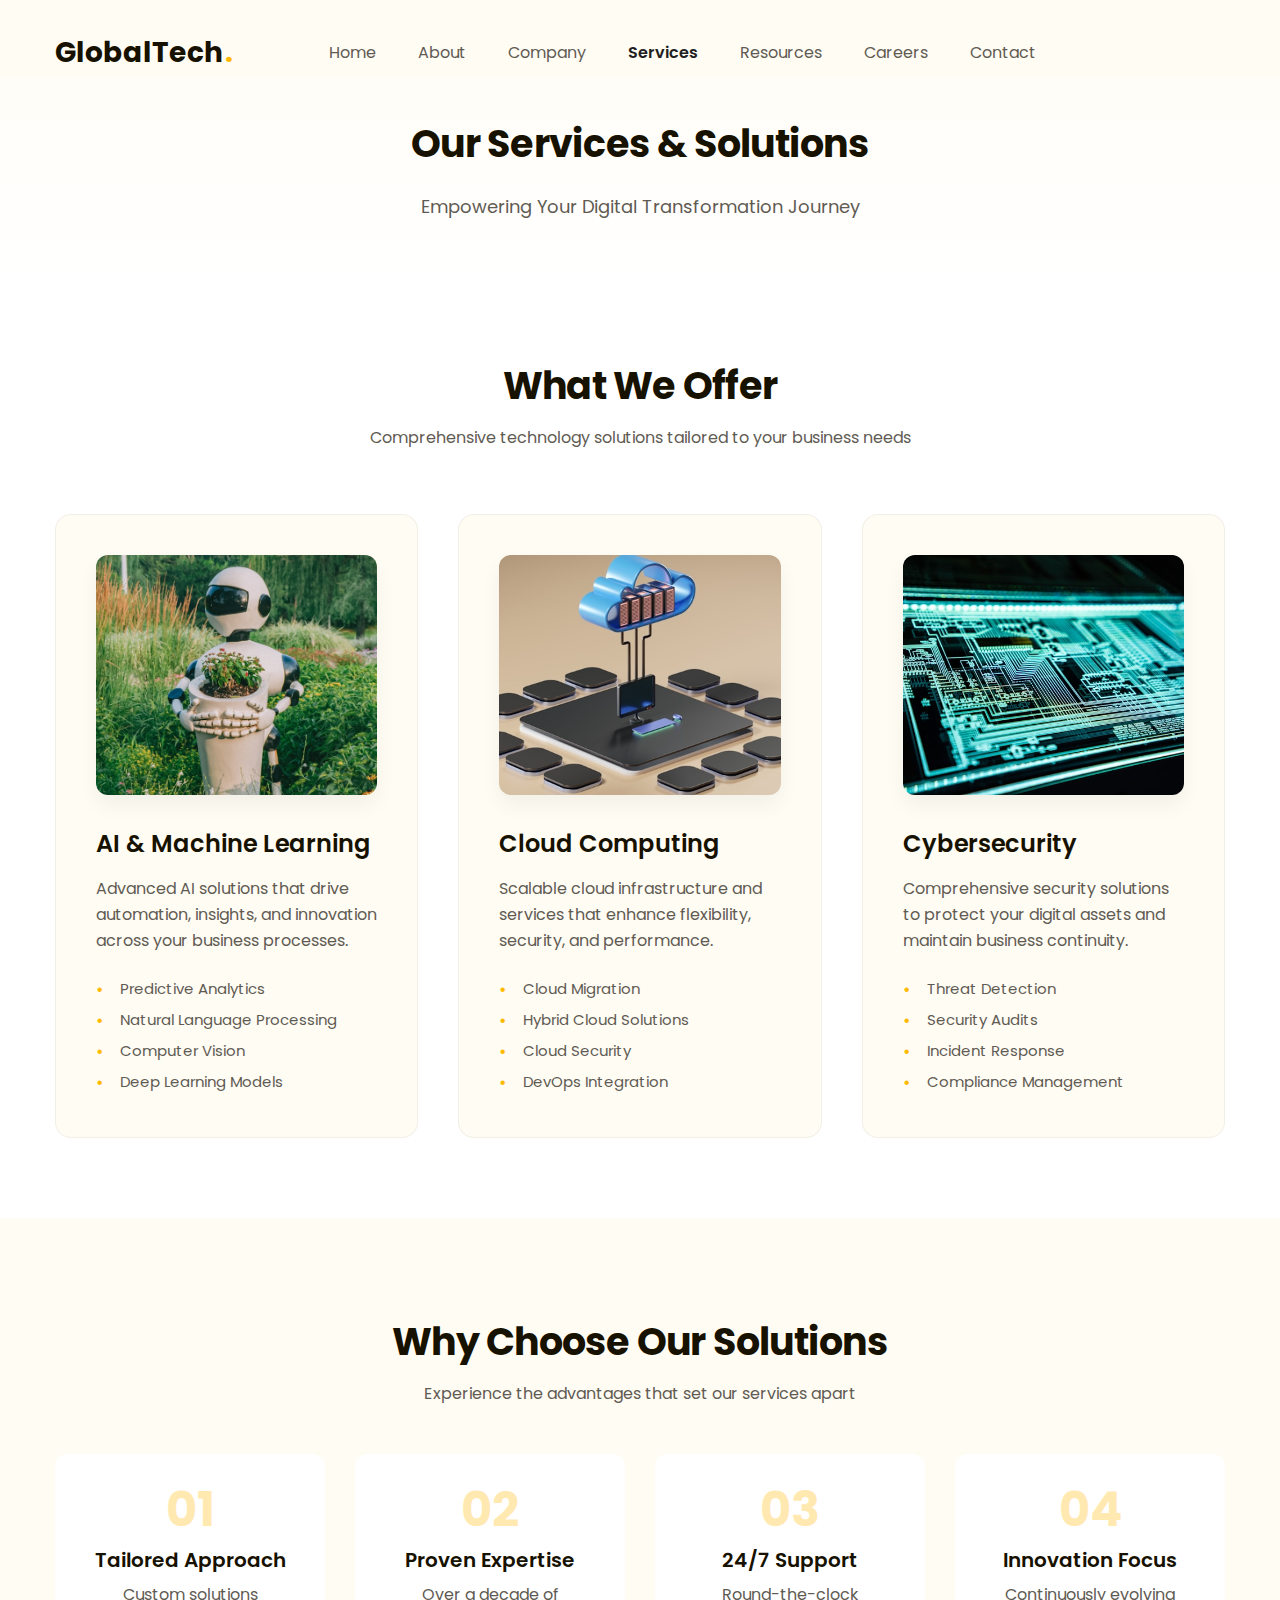
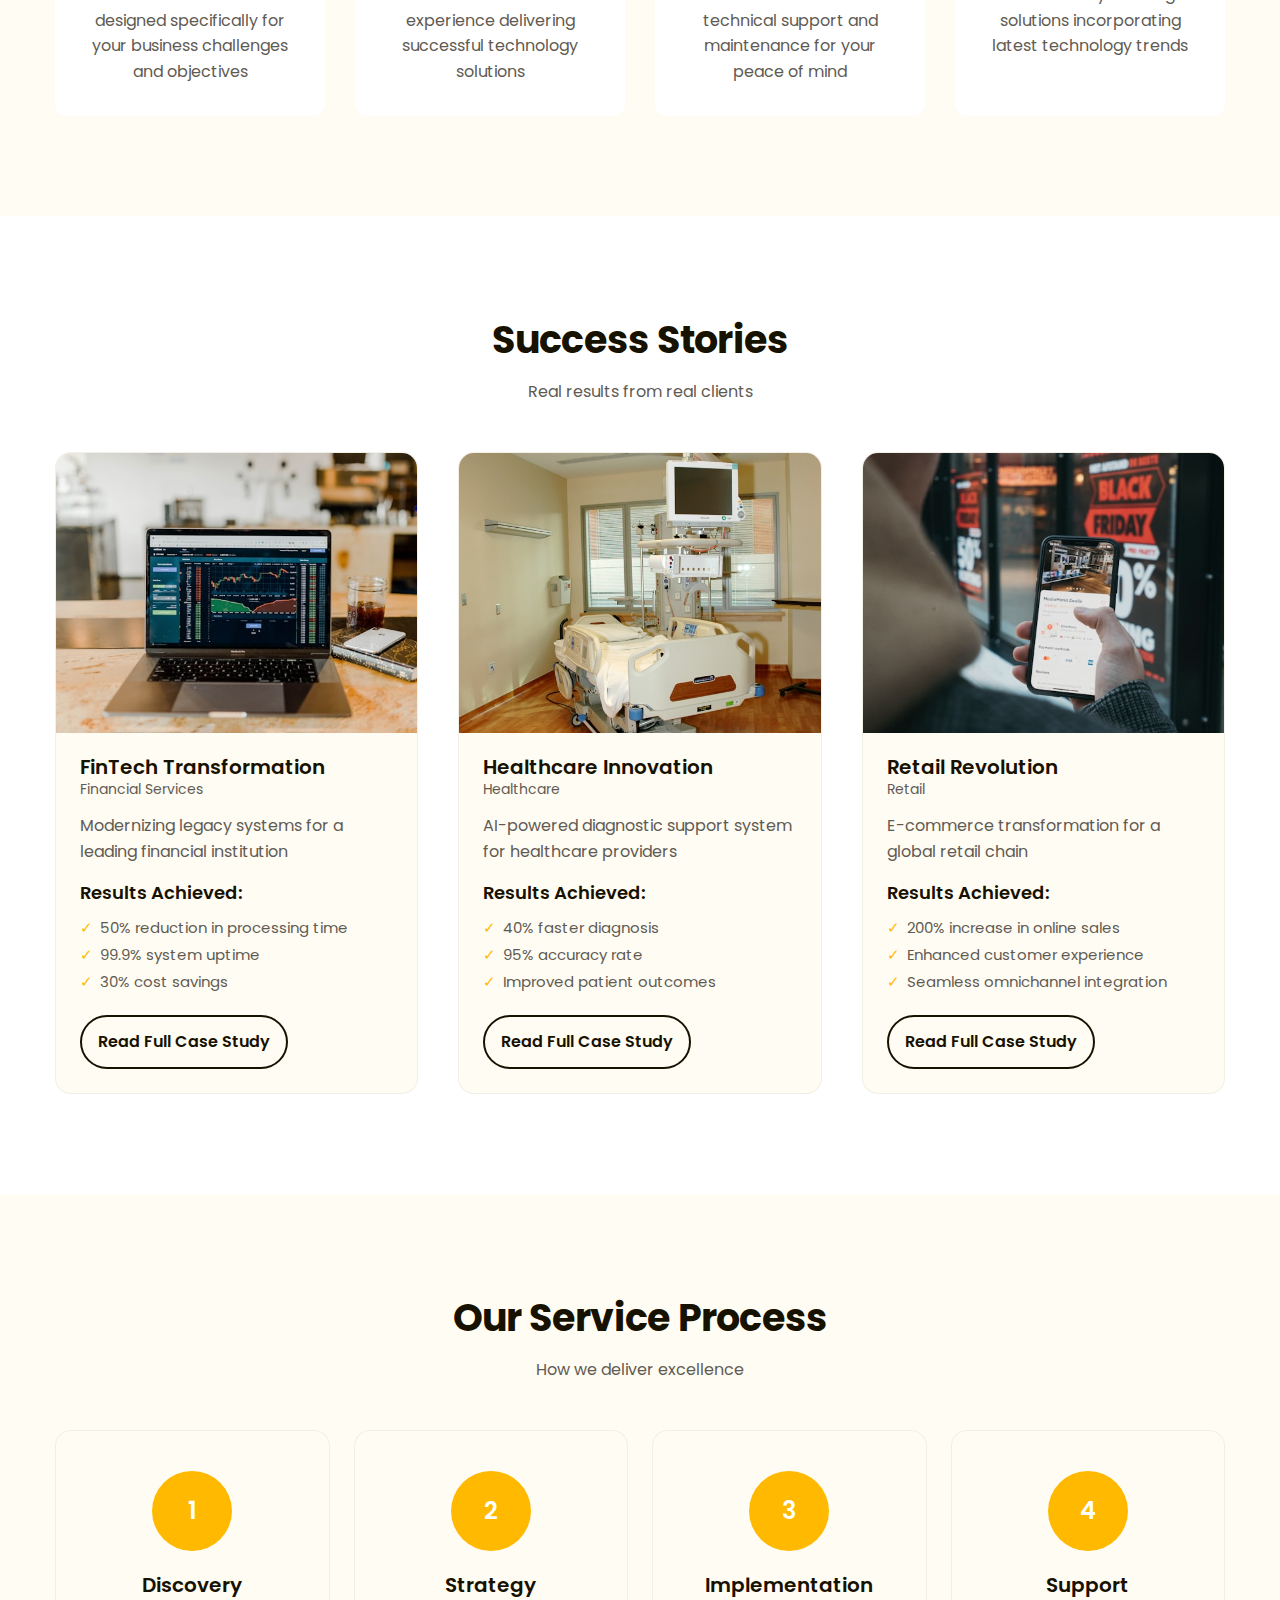
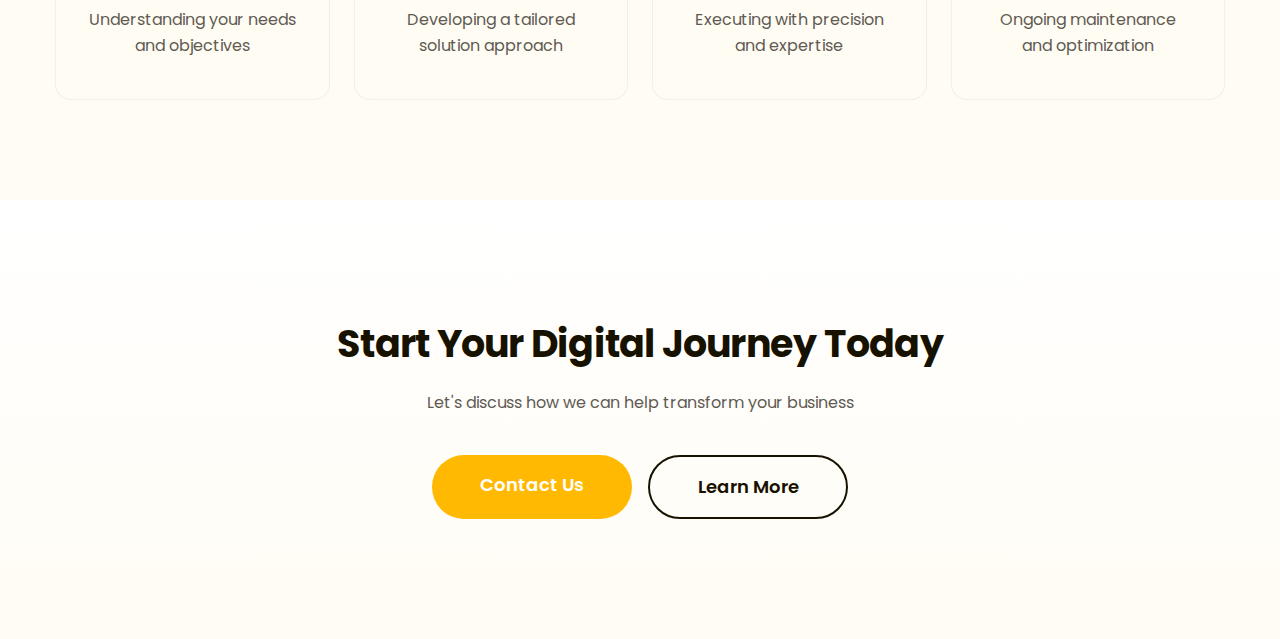
<file: services.html>
<!DOCTYPE html>
<html lang="en">
  <head>
    <meta charset="UTF-8" />
    <meta name="viewport" content="width=device-width, initial-scale=1.0" />
    <title>Our Services - GlobalTech</title>

    <!-- Favicon -->
    <link
      rel="apple-touch-icon"
      sizes="57x57"
      href="./assets/favicon-white/apple-icon-57x57.png"
    />
    <link
      rel="apple-touch-icon"
      sizes="60x60"
      href="./assets/favicon-white/apple-icon-60x60.png"
    />
    <link
      rel="apple-touch-icon"
      sizes="72x72"
      href="./assets/favicon-white/apple-icon-72x72.png"
    />
    <link
      rel="apple-touch-icon"
      sizes="76x76"
      href="./assets/favicon-white/apple-icon-76x76.png"
    />
    <link
      rel="apple-touch-icon"
      sizes="114x114"
      href="./assets/favicon-white/apple-icon-114x114.png"
    />
    <link
      rel="apple-touch-icon"
      sizes="120x120"
      href="./assets/favicon-white/apple-icon-120x120.png"
    />
    <link
      rel="apple-touch-icon"
      sizes="144x144"
      href="./assets/favicon-white/apple-icon-144x144.png"
    />
    <link
      rel="apple-touch-icon"
      sizes="152x152"
      href="./assets/favicon-white/apple-icon-152x152.png"
    />
    <link
      rel="apple-touch-icon"
      sizes="180x180"
      href="./assets/favicon-white/apple-icon-180x180.png"
    />
    <link
      rel="icon"
      type="image/png"
      sizes="192x192"
      href="./assets/favicon-white/android-icon-192x192.png"
    />
    <link
      rel="icon"
      type="image/png"
      sizes="32x32"
      href="./assets/favicon-white/favicon-32x32.png"
    />
    <link
      rel="icon"
      type="image/png"
      sizes="96x96"
      href="./assets/favicon-white/favicon-96x96.png"
    />
    <link
      rel="icon"
      type="image/png"
      sizes="16x16"
      href="./assets/favicon-white/favicon-16x16.png"
    />
    <link rel="manifest" href="./assets/favicon-white/manifest.json" />
    <meta name="msapplication-TileColor" content="#ffffff" />
    <meta
      name="msapplication-TileImage"
      content="./assets/favicon-white/ms-icon-144x144.png"
    />
    <meta name="theme-color" content="#ffffff" />

    <!-- Embedded font -->
    <link rel="preconnect" href="https://fonts.googleapis.com" />
    <link rel="preconnect" href="https://fonts.gstatic.com" crossorigin />
    <link
      href="https://fonts.googleapis.com/css2?family=Lato:ital,wght@0,700;1,400&family=Poppins:ital,wght@0,400;0,500;0,600;0,700;1,400;1,500;1,600&display=swap"
      rel="stylesheet"
    />

    <!-- reset css -->
    <link rel="stylesheet" href="./assets/reset.css" />

    <!-- Styles css -->
    <link rel="stylesheet" href="./assets/styles.css" />
  </head>
  <body>
    <main>
      <!-- Header -->
      <header class="header fixed">
        <div class="main-content">
          <div class="body">
            <!-- Logo -->
            <a href="index.html"
              ><div class="logo">GlobalTech<span>.</span></div></a
            >

            <!-- Navigation -->
            <nav class="nav">
              <ul>
                <li>
                  <a href="index.html">Home</a>
                </li>
                <li>
                  <a href="about.html">About</a>
                </li>
                <li>
                  <a href="company.html">Company</a>
                </li>
                <li class="active">
                  <a href="services.html">Services</a>
                </li>
                <li>
                  <a href="resources.html">Resources</a>
                </li>
                <li>
                  <a href="careers.html">Careers</a>
                </li>
                <li>
                  <a href="contact.html">Contact</a>
                </li>
              </ul>
            </nav>
          </div>
        </div>
      </header>

      <!-- Services Hero -->
      <section class="services-hero">
        <div class="main-content">
          <h2 class="heading lv2">Our Services & Solutions</h2>
          <p class="desc lv2">Empowering Your Digital Transformation Journey</p>
        </div>
      </section>

      <!-- Service Categories -->
      <section class="service-categories">
        <div class="main-content">
          <h2 class="heading lv2">What We Offer</h2>
          <p class="desc">
            Comprehensive technology solutions tailored to your business needs
          </p>
          <div class="categories-grid">
            <!-- Category 1 -->
            <div class="category-card">
              <div class="icon">
                <img src="./assets/img/AI.jpg" alt="AI & ML Solutions" />
              </div>
              <h3>AI & Machine Learning</h3>
              <p>
                Advanced AI solutions that drive automation, insights, and
                innovation across your business processes.
              </p>
              <ul class="features">
                <li>Predictive Analytics</li>
                <li>Natural Language Processing</li>
                <li>Computer Vision</li>
                <li>Deep Learning Models</li>
              </ul>
            </div>

            <!-- Category 2 -->
            <div class="category-card">
              <div class="icon">
                <img
                  src="./assets/img/cloud-computing.jpg"
                  alt="Cloud Solutions"
                />
              </div>
              <h3>Cloud Computing</h3>
              <p>
                Scalable cloud infrastructure and services that enhance
                flexibility, security, and performance.
              </p>
              <ul class="features">
                <li>Cloud Migration</li>
                <li>Hybrid Cloud Solutions</li>
                <li>Cloud Security</li>
                <li>DevOps Integration</li>
              </ul>
            </div>

            <!-- Category 3 -->
            <div class="category-card">
              <div class="icon">
                <img
                  src="./assets/img/cycbersecurity.jpg"
                  alt="Cybersecurity"
                />
              </div>
              <h3>Cybersecurity</h3>
              <p>
                Comprehensive security solutions to protect your digital assets
                and maintain business continuity.
              </p>
              <ul class="features">
                <li>Threat Detection</li>
                <li>Security Audits</li>
                <li>Incident Response</li>
                <li>Compliance Management</li>
              </ul>
            </div>
          </div>
        </div>
      </section>

      <!-- Solution Benefits -->
      <section class="solution-benefits">
        <div class="main-content">
          <h2 class="heading lv2">Why Choose Our Solutions</h2>
          <p class="desc">
            Experience the advantages that set our services apart
          </p>
          <div class="benefits-grid">
            <!-- Benefit 1 -->
            <div class="benefit-item">
              <div class="number">01</div>
              <h3>Tailored Approach</h3>
              <p>
                Custom solutions designed specifically for your business
                challenges and objectives
              </p>
            </div>

            <!-- Benefit 2 -->
            <div class="benefit-item">
              <div class="number">02</div>
              <h3>Proven Expertise</h3>
              <p>
                Over a decade of experience delivering successful technology
                solutions
              </p>
            </div>

            <!-- Benefit 3 -->
            <div class="benefit-item">
              <div class="number">03</div>
              <h3>24/7 Support</h3>
              <p>
                Round-the-clock technical support and maintenance for your peace
                of mind
              </p>
            </div>
            <div class="benefit-item">
              <div class="number">04</div>
              <h3>Innovation Focus</h3>
              <p>
                Continuously evolving solutions incorporating latest technology
                trends
              </p>
            </div>
          </div>
        </div>
      </section>

      <!-- Case Studies -->
      <section class="case-studies">
        <div class="main-content">
          <h2 class="heading lv2">Success Stories</h2>
          <p class="desc">Real results from real clients</p>
          <div class="case-stories-grid">
            <!-- Case Study 1 -->
            <div class="case-study">
              <div class="case-image">
                <img
                  src="./assets/img/fintech.jpg"
                  alt="FinTech Transformation"
                />
              </div>
              <div class="case-content">
                <div class="client-info">
                  <h3>FinTech Transformation</h3>
                  <span class="industry">Financial Services</span>
                </div>
                <p class="challenge">
                  Modernizing legacy systems for a leading financial institution
                </p>
                <div class="results">
                  <h4>Results Achieved:</h4>
                  <ul>
                    <li>50% reduction in processing time</li>
                    <li>99.9% system uptime</li>
                    <li>30% cost savings</li>
                  </ul>
                </div>
                <a href="#" class="btn btn-outline">Read Full Case Study</a>
              </div>
            </div>

            <!-- Case Study 2 -->
            <div class="case-study">
              <div class="case-image">
                <img
                  src="./assets/img/healthcare.jpg"
                  alt="Healthcare Innovation"
                />
              </div>
              <div class="case-content">
                <div class="client-info">
                  <h3>Healthcare Innovation</h3>
                  <span class="industry">Healthcare</span>
                </div>
                <p class="challenge">
                  AI-powered diagnostic support system for healthcare providers
                </p>
                <div class="results">
                  <h4>Results Achieved:</h4>
                  <ul>
                    <li>40% faster diagnosis</li>
                    <li>95% accuracy rate</li>
                    <li>Improved patient outcomes</li>
                  </ul>
                </div>
                <a href="#" class="btn btn-outline">Read Full Case Study</a>
              </div>
            </div>

            <!-- Case Study 3 -->
            <div class="case-study">
              <div class="case-image">
                <img
                  src="./assets/img/e-conormerce.jpg"
                  alt="Retail Revolution"
                />
              </div>
              <div class="case-content">
                <div class="client-info">
                  <h3>Retail Revolution</h3>
                  <span class="industry">Retail</span>
                </div>
                <p class="challenge">
                  E-commerce transformation for a global retail chain
                </p>
                <div class="results">
                  <h4>Results Achieved:</h4>
                  <ul>
                    <li>200% increase in online sales</li>
                    <li>Enhanced customer experience</li>
                    <li>Seamless omnichannel integration</li>
                  </ul>
                </div>
                <a href="#" class="btn btn-outline">Read Full Case Study</a>
              </div>
            </div>
          </div>
        </div>
      </section>

      <!-- Service Process -->
      <section class="service-process">
        <div class="main-content">
          <h2 class="heading lv2">Our Service Process</h2>
          <p class="desc">How we deliver excellence</p>
          <div class="process-steps">
            <!-- Step 1 -->
            <div class="step">
              <div class="step-number">1</div>
              <h3>Discovery</h3>
              <p>Understanding your needs and objectives</p>
            </div>

            <!-- Step 2 -->
            <div class="step">
              <div class="step-number">2</div>
              <h3>Strategy</h3>
              <p>Developing a tailored solution approach</p>
            </div>

            <!-- Step 3 -->
            <div class="step">
              <div class="step-number">3</div>
              <h3>Implementation</h3>
              <p>Executing with precision and expertise</p>
            </div>

            <!-- Step 4 -->
            <div class="step">
              <div class="step-number">4</div>
              <h3>Support</h3>
              <p>Ongoing maintenance and optimization</p>
            </div>
          </div>
        </div>
      </section>

      <!-- CTA Section -->
      <section class="services-cta">
        <div class="main-content">
          <h2 class="heading lv2">Start Your Digital Journey Today</h2>
          <p class="desc">
            Let's discuss how we can help transform your business
          </p>
          <div class="cta-buttons">
            <a href="contact.html" class="btn btn-primary">Contact Us</a>
            <a href="resources.html" class="btn btn-outline">Learn More</a>
          </div>
        </div>
      </section>
    </main>
  </body>
</html>
</file>
<file: assets/styles.css>
* {
  box-sizing: border-box;
}

:root {
  --primary-color: #ffb900;
  --color-background: #fffcf4;
}

html {
  font-size: 62.5%;
}

body {
  background-color: var(--color-background);
  font-size: 1.6rem;
  font-family: 'Poppins', sans-serif;
}

/* Common */
a {
  text-decoration: none;
}

.logo {
  color: #171100;
}

.btn {
  display: inline-block;
  min-width: 118px;
  padding: 0 16px;
  line-height: 50px;
  color: #fff;
  text-align: center;
  font-size: 1.6rem;
  font-weight: 600;
  border-radius: 999px;
  background: #171100;
}

.btn:hover {
  opacity: 0.8;
  cursor: pointer;
}

.main-content {
  width: 1170px;
  max-width: calc(100% - 48px);
  margin-left: auto;
  margin-right: auto;
}

.heading {
  color: #171100;
  font-weight: 700;
  letter-spacing: -1.16px;
}

.heading.lv1 {
  font-size: 5.8rem;
  line-height: 1.17;
}

.heading.lv2 {
  font-size: 3.8rem;
  line-height: 1.26; /* 126.316% */
  letter-spacing: -0.76px;
}

.desc {
  color: #5f5b53;
  font-style: normal;
  font-weight: 400;
  line-height: 1.5;
}

.desc.lv2 {
  font-size: 1.8rem;
  line-height: 1.67; /* 166.667% */
}

.line-clamp {
  display: -webkit-box;
  -webkit-box-orient: vertical;
  -webkit-line-clamp: var(--line-clamp, 1);
  overflow: hidden;
}

.line-clamp.line-2 {
  -webkit-line-clamp: 2;
}

.word-break {
  word-break: break-all;
}

/* Header */

/* Navbar */
.header.fixed {
  position: fixed; /* keeps the header at the top when scrolling */
  top: 0;
  left: 0;
  width: 100%; /* full width of the viewport */
  z-index: 100; /* ensures it stays above other content */
  background: var(
    --color-background
  ); /* background color to avoid transparency issues */
}

.header .body {
  display: flex; /* Places Logo and menu in one line */
  align-items: center; /* Centers items vertically */
  justify-content: center; /* Centers items horizontally */
  padding: 36px 0 8px; /* Top and bottom padding */
}

.logo {
  font-size: 28px;
  font-weight: 700;
  display: inline-flex;
  align-items: center;
  margin-right: auto; /* Pushes nav to the right */
  width: 85px;
  height: 34px;
}
.logo span {
  color: #ffb703;
  margin-left: 2px;
}

.nav {
  margin: 0 auto;
}

.nav ul {
  display: flex;
}

.nav a {
  padding: 8px 21px;
  color: #5f5b53;
  font-size: 1.6rem;
}

/* Hover and active states for navigation links */
.nav a:hover,
.nav li.active a {
  font-weight: 600;
  color: #221f1f;
}

/* Hero */
.hero {
  padding: 64px 0 65px;
  background-color: var(--color-background);
}

.hero .body {
  display: flex; /* Aligns left and right blocks in a row */
}

/* Hero left */
.hero .media-block {
  position: relative; /* for positioning child elements if needed */
  width: 48%;
}

.hero .media-block .hero-img {
  display: block; /* removes bottom whitespace */
  margin-top: 60px; /* space from top */
  width: 470px;
  height: 685px;
  object-fit: cover; /* ensures the image covers the area */
  border-radius: 20px; /* rounded corners */
  padding: 10px; /* space inside the border */
}

/* Hero right */
.hero .content-block {
  width: 52%;
  padding: 64px 0 0 130px; /* top right bottom left */
}

.hero .desc {
  margin-top: 22px;
  color: #5f5b53;
  font-size: 1.8rem;
  line-height: 1.67; /* 166.667% */
}

.hero .cta-group {
  display: flex; /* Aligns cta buttons in a row */
  align-items: center; /* Vertically centers buttons */
  margin: 38px 0 48px;
  gap: 28px; /* space between buttons */
}

.hero-cta {
  min-width: 180px;
  line-height: 64px;
  background: var(--primary-color);
}

.content-block .stats {
  display: flex; /* Aligns stats items in a row */
  align-items: center; /* Vertically centers items */
  margin: 8px 0 0 0;
  gap: 14px; /* space between stats items */
}

.content-block .stats strong {
  padding: 0 4px 0 0;
  color: #171100;
  font-size: 4.4rem;
  font-weight: 700;
  line-height: 1.23;
}

/* color gradient heading lv1 */
.content-block .heading.lv1 {
  background: #ff8008; /* fallback for old browsers */
  background: -webkit-linear-gradient(
    to right,
    #ffc837,
    #ff8008
  ); /* Chrome 10-25, Safari 5.1-6 */
  background: linear-gradient(
    to right,
    #ffc837,
    #ff8008
  ); /* W3C, IE 10+/ Edge, Firefox 16+, Chrome 26+, Opera 12+, Safari 7+ */
  -webkit-background-clip: text;
  -webkit-text-fill-color: transparent;
}

/* About page styles */
.about-hero {
  padding: 120px 0 60px;
  text-align: center; /* Center align text */
  background-color: var(--color-background);
}

.about-hero .heading {
  margin-bottom: 24px; /* Space below heading */
}

.about-hero .desc {
  max-width: 600px; /* Limit width for better readability */
  margin: 0 auto; /* Center the description */
}

.mission {
  padding: 80px 0;
  background: #fff;
}

.mission .heading.lv2 {
  text-align: center;
  margin-bottom: 24px;
}

.mission .desc {
  max-width: 800px;
  margin: 0 auto;
  text-align: center;
  margin-bottom: 48px;
}

.mission-points {
  display: grid; /* Use CSS Grid for layout */
  grid-template-columns: repeat(3, 1fr); /* 3 equal columns */
  gap: 30px; /* Space between grid items */
  margin-top: 40px; /* Space above the grid */
}

.mission .point {
  padding: 30px;
  background: var(--color-background); /* Light background for contrast */
  border-radius: 12px; /* Rounded corners */
  text-align: center; /* Center align text */
  transition: all 0.3s ease; /* Smooth hover effect */
}

.mission .point h3 {
  font-size: 2rem;
  font-weight: 600;
  color: #171100;
  margin-bottom: 16px;
}

.mission .point p {
  color: #5f5b53;
  font-size: 1.6rem;
  line-height: 1.6;
}

/* Leadership Section */
.leadership {
  padding: 64px 0;
  background: var(--color-background);
}

.leaders-grid {
  display: grid;
  grid-template-columns: repeat(2, 1fr); /* 2 equal columns */
  gap: 40px; /* Space between grid items */
  margin-top: 40px; /* Space above the grid */
}

.leader-card {
  background: #fff;
  padding: 24px;
  border-radius: 12px;
  text-align: center;
  box-shadow: 0 2px 8px rgba(0, 0, 0, 0.03);
}

.leadership .heading.lv2 {
  text-align: center;
  margin-bottom: 24px;
}

.leader-img {
  width: 200px;
  height: 200px;
  border-radius: 50%;
  margin-bottom: 20px;
  object-fit: cover;
}

.leader-card h3 {
  font-size: 2.2rem;
  font-weight: 600;
  color: #171100;
  margin-bottom: 8px;
}

.leader-card p {
  color: #5f5b53;
  font-size: 1.6rem;
  margin-bottom: 16px;
}

/* Social Links Section */
.social-links {
  display: flex; /* Flexbox for horizontal layout */
  gap: 16px; /* Space between links */
  justify-content: center; /* Center the links */
}

.social-links a {
  color: #5f5b53;
  font-size: 1.4rem;
}

.social-links a:hover {
  /* Hover effect for social links */
  color: var(--primary-color); /* Change color on hover */
}

.social-impact {
  padding: 64px 0;
  background: #fff;
}

.social-impact .heading.lv2 {
  text-align: center;
  margin-bottom: 24px;
}

/* Social Impact Section */
.impact-grid {
  display: grid;
  grid-template-columns: repeat(3, 1fr);
  gap: 30px;
  margin-top: 40px;
}

.impact-card {
  padding: 30px;
  background: var(--color-background);
  border-radius: 12px;
  transition: all 0.3s ease;
}

.impact-card h3 {
  font-size: 2rem;
  font-weight: 600;
  color: #171100;
  margin-bottom: 16px;
}

.impact-card p {
  color: #5f5b53;
  font-size: 1.6rem;
  line-height: 1.6;
}

/* Connect Section */
.connect {
  padding: 64px 0; /* Top and bottom padding */
  background: var(--color-background);
  text-align: center; /* Center align text */
}

.social-channels {
  display: flex; /* Flexbox for horizontal layout */
  justify-content: center; /* Center the channels */
  gap: 40px; /* Space between channels */
  margin-top: 40px; /* Space above the channels */
}

/* Social Links Section */
.social-link {
  display: flex; /* Flexbox for icon and text */
  align-items: center; /* Vertically center items */
  gap: 8px; /* Space between icon and text */
  color: #171100;
  font-size: 1.8rem;
  font-weight: 500;
}

.social-link img {
  /* Icon size */
  width: 24px;
  height: 24px;
}

.social-link:hover {
  /* Hover effect for social links */
  color: var(--primary-color);
}

/* Company page styles */
.company-hero {
  padding: 80px 0 40px; /* top right bottom left */
  text-align: center;
  background: linear-gradient(to bottom, #fffcf4, #fff); /* subtle gradient */
}

.company-hero .heading {
  margin-top: 24px;
}

.company-overview {
  padding: 64px 0;
  background: #fff;
}

.overview-grid {
  display: grid; /* Use CSS Grid for layout */
  grid-template-columns: 1.2fr 0.8fr; /* Two columns with different widths */
  gap: 64px; /* Space between grid items */
  align-items: center; /* Vertically center the content */
}

.overview-content {
  padding-right: 32px;
}

.overview-content .desc {
  margin-top: 16px;
}

.overview-image img,
.overview-image video {
  width: 100%;
  height: 400px;
  object-fit: cover;
  border-radius: 12px;
  box-shadow: 0 25px 50px -12px rgba(0, 0, 0, 0.1);
}

.stats-grid {
  display: grid;
  grid-template-columns: repeat(3, 1fr);
  gap: 24px;
  margin-top: 32px;
}

.stat-item {
  text-align: center;
  padding: 24px;
  background: rgba(255, 252, 244, 0.8);
  border-radius: 12px;
  transition: all 0.3s ease;
}

.stat-item h3 {
  font-size: 3.6rem;
  font-weight: 700;
  color: var(--primary-color);
  margin-bottom: 8px;
}

.stat-item p {
  font-size: 1.6rem;
  color: #5f5b53;
}

/* Timeline styles */
.milestones {
  padding: 64px 0;
  background-color: var(--color-background);
}

.timeline {
  position: relative;
  max-width: 800px;
  margin: 48px auto 0;
  padding: 32px 0;
}

.timeline::before {
  content: '';
  position: absolute;
  width: 2px;
  background: var(--primary-color);
  top: 0;
  bottom: 0;
  left: 50%;
  margin-left: -1px;
}

.timeline-item {
  padding: 20px 40px;
  position: relative;
  background-color: inherit;
  width: 50%;
  margin-bottom: 32px;
}

.timeline-item:nth-child(odd) {
  left: 0;
}

.timeline-item:nth-child(even) {
  left: 50%;
}

.timeline-item::before {
  content: '';
  position: absolute;
  width: 16px;
  height: 16px;
  right: -8px;
  background: var(--primary-color);
  top: 24px;
  border-radius: 50%;
  z-index: 1;
}

.timeline-item:nth-child(even)::before {
  left: -8px;
}

.timeline-item .year {
  font-weight: 700;
  font-size: 2.4rem;
  color: var(--primary-color);
  margin-bottom: 8px;
}

.timeline-item .content {
  padding: 20px;
  background: #fff;
  border-radius: 12px;
  box-shadow: 0 4px 12px rgba(0, 0, 0, 0.05);
  transition: all 0.3s ease;
}

.timeline-item .content:hover {
  box-shadow: 0 8px 24px rgba(0, 0, 0, 0.1);
  transform: translateY(-2px);
}

.timeline-item .content h3 {
  font-size: 2rem;
  font-weight: 600;
  color: #171100;
  margin-bottom: 8px;
}

.timeline-item .content p {
  color: #5f5b53;
  font-size: 1.6rem;
}

/* Office locations */
.office-locations {
  padding: 64px 0;
  background: #fff;
}

.locations-wrapper {
  margin-top: 40px;
  display: grid;
  grid-template-columns: 1fr 1.5fr;
  gap: 48px;
  align-items: center;
}

.locations-map {
  display: flex;
  align-items: center;
  background: #fffcf4;
  height: 100%;
  padding: 24px;
  border-radius: 12px;
  box-shadow: 0 10px 20px rgba(0, 0, 0, 0.05);
}

.locations-map img {
  width: 100%;
  height: auto;
  border-radius: 8px;
  transition: all 0.3s ease;
}

.locations-map img:hover {
  transform: scale(1.02);
  box-shadow: 0 8px 24px rgba(0, 0, 0, 0.1);
}

.locations-table {
  overflow-x: auto;
}

.locations-table table {
  width: 100%;
  border-collapse: collapse;
  background: #fff;
  border-radius: 12px;
  overflow: hidden;
  box-shadow: 0 4px 12px rgba(0, 0, 0, 0.05);
}

.locations-table th,
.locations-table td {
  padding: 20px;
  text-align: left;
  border-bottom: 1px solid rgba(0, 0, 0, 0.1);
}

.locations-table th {
  background: var(--primary-color);
  color: #fff;
  font-weight: 600;
  font-size: 1.8rem;
}

.locations-table td {
  font-size: 1.6rem;
  color: #5f5b53;
  vertical-align: top;
}

.locations-table strong {
  display: block;
  color: #171100;
  font-weight: 600;
  margin-bottom: 4px;
}

.locations-table .country {
  font-size: 1.4rem;
  color: #5f5b53;
}

.locations-table a {
  color: var(--primary-color);
  transition: all 0.3s ease;
}

.locations-table a:hover {
  color: #171100;
}

/* Awards section */
.awards {
  padding: 64px 0;
  background-color: var(--color-background);
}

.awards-grid {
  display: grid;
  grid-template-columns: repeat(3, 1fr);
  gap: 30px;
  margin-top: 40px;
}

.award-card {
  background: #fff;
  padding: 32px;
  border-radius: 12px;
  text-align: center;
  transition: all 0.3s ease;
}

.award-icon {
  width: 160px;
  height: 160px;
  margin: 0 auto 24px;
  border-radius: 8px;
  overflow: hidden;
}

.award-icon img {
  width: 100%;
  height: 100%;
  object-fit: cover;
  transition: transform 0.3s ease;
}

.award-card h3 {
  font-size: 2rem;
  font-weight: 600;
  color: #171100;
  margin-bottom: 8px;
}

.award-card p {
  color: #5f5b53;
  font-size: 1.6rem;
  line-height: 1.5;
}

/* Partners section */
.partners {
  padding: 64px 0;
  background: #fff;
}

.partners-grid {
  display: grid;
  grid-template-columns: repeat(4, 1fr);
  gap: 40px;
  margin-top: 40px;
}

.partner-logo {
  display: flex;
  align-items: center;
  justify-content: center;
  padding: 24px;
  background-color: var(--color-background);
  border-radius: 12px;
  transition: all 0.3s ease;
  cursor: pointer;
}

.partner-logo:hover {
  transform: translateY(-4px);
  box-shadow: 0 8px 16px rgba(0, 0, 0, 0.05);
  background: #fff;
}

.partner-logo img {
  max-width: 120px;
  opacity: 0.8;
  transition: opacity 0.3s ease;
}

.partner-logo:hover img {
  opacity: 1;
}

/* CTA Section */
.company-cta {
  padding: 80px 0;
  background: linear-gradient(180deg, #fff 0%, #fffcf4 100%);
  text-align: center;
}

.cta-buttons {
  margin-top: 32px;
  display: flex;
  gap: 16px;
  justify-content: center;
}

.btn-primary {
  background: var(--primary-color);
  color: #fff;
  min-width: 180px;
}

.btn-outline {
  background: transparent;
  color: #171100;
  border: 2px solid #171100;
  min-width: 180px;
  transition: all 0.3s ease;
}

.btn-outline:hover {
  background: #171100;
  color: #fff;
}

/* Services page styles */
.services-hero {
  padding: 120px 0 60px;
  text-align: center;
  background: linear-gradient(to bottom, #fffcf4, #fff);
}

.services-hero .heading {
  margin-bottom: 24px;
}

.services-hero .desc {
  max-width: 600px;
  margin: 0 auto;
}

/* Service Categories */
.service-categories {
  padding: 80px 0;
  background: #fff;
}

.service-categories .heading.lv2 {
  text-align: center;
}

.service-categories .desc {
  text-align: center;
  max-width: 600px;
  margin: 16px auto 0;
}

.categories-grid {
  display: grid;
  grid-template-columns: repeat(3, 1fr);
  gap: 40px;
  margin-top: 64px;
}

.category-card {
  background-color: var(--color-background);
  border-radius: 16px;
  padding: 40px;
  transition: all 0.3s ease;
  border: 1px solid rgba(0, 0, 0, 0.05);
}

.category-card:hover {
  transform: translateY(-8px);
  box-shadow: 0 16px 32px rgba(0, 0, 0, 0.05);
  background: #fff;
}

.category-card .icon {
  width: 100%;
  height: 240px;
  margin-bottom: 32px;
  border-radius: 12px;
  overflow: hidden;
  box-shadow: 0 10px 20px rgba(0, 0, 0, 0.05);
}

.category-card .icon img {
  width: 100%;
  height: 100%;
  object-fit: cover;
  transition: all 0.5s ease;
  cursor: pointer;
}

.category-card:hover .icon img {
  transform: scale(1.05);
}

.category-card h3 {
  font-size: 2.4rem;
  font-weight: 600;
  color: #171100;
  margin-bottom: 16px;
  line-height: 1.4;
  cursor: pointer;
}

.category-card p {
  color: #5f5b53;
  font-size: 1.6rem;
  line-height: 1.6;
  margin-bottom: 20px;
}

.category-card .features {
  list-style: none;
  padding: 0;
}

.category-card .features li {
  color: #5f5b53;
  font-size: 1.5rem;
  padding: 8px 0;
  padding-left: 24px;
  position: relative;
}

.category-card .features li::before {
  content: '•';
  color: var(--primary-color);
  font-size: 1.8rem;
  position: absolute;
  left: 0;
}

/* Solution Benefits */
.solution-benefits {
  padding: 100px 0;
  background-color: var(--color-background);
}

.solution-benefits .heading.lv2,
.solution-benefits .desc {
  text-align: center;
}

.solution-benefits .desc {
  max-width: 600px;
  margin: 16px auto 0;
}

.benefits-grid {
  display: grid;
  grid-template-columns: repeat(4, 1fr);
  gap: 40px;
  margin-top: 64px;
}

.benefit-item {
  text-align: center;
  padding: 32px;
  background: #fff;
  border-radius: 12px;
  transition: all 0.3s ease;
}

.benefit-item .number {
  font-size: 4.8rem;
  font-weight: 700;
  color: var(--primary-color);
  margin-bottom: 16px;
  opacity: 0.3;
}

.benefit-item h3 {
  font-size: 2rem;
  font-weight: 600;
  color: #171100;
  margin-bottom: 12px;
}

.benefit-item p {
  color: #5f5b53;
  font-size: 1.6rem;
  line-height: 1.6;
}

/* Case Studies */
.case-studies {
  padding: 100px 0;
  background: #fff;
}

.case-studies .heading.lv2,
.case-studies .desc {
  text-align: center;
}

.case-studies .desc {
  max-width: 600px;
  margin: 16px auto 0;
}

.case-studies-slider {
  margin-top: 64px;
  display: grid;
  grid-template-columns: repeat(3, 1fr);
  gap: 40px;
  padding: 4px;
}

.case-study {
  background-color: var(--color-background);
  border-radius: 16px;
  overflow: hidden;
  transition: all 0.3s ease;
  border: 1px solid rgba(0, 0, 0, 0.05);
}

.case-study:hover {
  transform: translateY(-8px);
  box-shadow: 0 20px 40px rgba(0, 0, 0, 0.08);
}

.case-image {
  width: 100%;
  height: 280px;
  overflow: hidden;
  position: relative;
}

.case-image img {
  width: 100%;
  height: 100%;
  object-fit: cover;
  transition: transform 0.3s ease;
  cursor: pointer;
}

.case-study:hover .case-image img {
  transform: scale(1.05);
}

.case-content {
  padding: 24px;
}

.client-info {
  margin-bottom: 16px;
}

.client-info h3 {
  font-size: 2rem;
  font-weight: 600;
  color: #171100;
  margin-bottom: 4px;
  /* line-height: 1.4; */
  cursor: pointer;
}

.client-info .industry {
  color: #5f5b53;
  font-size: 1.4rem;
}

.case-content .challenge {
  color: #5f5b53;
  font-size: 1.6rem;
  line-height: 1.6;
  margin-bottom: 20px;
}

.results {
  margin: 20px 0;
}

.results h4 {
  font-size: 1.8rem;
  font-weight: 600;
  color: #171100;
  margin-bottom: 12px;
}

.results ul {
  list-style: none;
  padding: 0;
}

.results li {
  color: #5f5b53;
  font-size: 1.5rem;
  padding: 6px 0;
  padding-left: 20px;
  position: relative;
}

.results li::before {
  content: '✓';
  color: var(--primary-color);
  position: absolute;
  left: 0;
}

/* Service Process */
.service-process {
  padding: 100px 0;
  background: #fffcf4;
}

.service-process .heading.lv2,
.service-process .desc {
  text-align: center;
}

.service-process .desc {
  max-width: 600px;
  margin: 16px auto 0;
}

.step {
  text-align: center;
  padding: 40px 32px;
  background: #fff;
  border-radius: 16px;
  transition: all 0.3s ease;
  position: relative;
  border: 1px solid rgba(0, 0, 0, 0.05);
}

.step-number {
  width: 48px;
  height: 48px;
  background: var(--primary-color);
  color: #fff;
  border-radius: 50%;
  display: flex;
  align-items: center;
  justify-content: center;
  font-size: 2.4rem;
  font-weight: 600;
  margin: 0 auto 16px;
}

.step h3 {
  font-size: 2rem;
  font-weight: 600;
  color: #171100;
  margin-bottom: 12px;
}

.step p {
  color: #5f5b53;
  font-size: 1.6rem;
  line-height: 1.6;
}

/* Services CTA */
.services-cta {
  padding: 120px 0;
  background: linear-gradient(180deg, #fff 0%, #fffcf4 100%);
  text-align: center;
}

.services-cta .heading {
  margin-bottom: 24px;
}

.services-cta .desc {
  max-width: 600px;
  margin: 0 auto 32px;
}

.services-cta .cta-buttons {
  margin-top: 40px;
}

.services-cta .btn {
  min-width: 200px;
  padding: 0 32px;
  line-height: 60px;
  font-size: 1.8rem;
}

/* Resources Page Styles */
.resources-hero {
  padding: 120px 0 60px;
  text-align: center;
  background: linear-gradient(to bottom, #fffcf4, #fff);
}

.resources-hero .heading {
  margin-bottom: 24px;
}

/* FAQ Section */
.faq-section {
  padding: 80px 0;
  background: #fff;
}

.faq-grid {
  display: grid;
  grid-template-columns: repeat(2, 1fr);
  gap: 40px;
  margin-top: 48px;
}

.faq-item {
  padding: 32px;
  background-color: var(--color-background);
  border-radius: 16px;
  transition: all 0.3s ease;
}

.faq-item h3 {
  color: #171100;
  font-size: 2rem;
  font-weight: 600;
  margin-bottom: 16px;
}

.faq-item p {
  color: #5f5b53;
  font-size: 1.6rem;
  line-height: 1.6;
}

/* Articles Section */
.articles-section {
  padding: 80px 0;
  background-color: var(--color-background);
}

.articles-grid {
  display: grid; /* Use Grid for layout */
  grid-template-columns: repeat(3, 1fr); /* 3 columns */
  gap: 40px; /* Space between items */
  margin-top: 48px;
}

.article-card {
  background: #fff;
  border-radius: 16px;
  overflow: hidden;
  transition: all 0.3s ease;
}

.article-card:hover {
  /* Hover effect */
  transform: translateY(-8px); /* Move up slightly */
  box-shadow: 0 15px 30px rgba(0, 0, 0, 0.05); /* Subtle shadow */
}

.article-card img {
  width: 100%;
  height: 220px;
  object-fit: cover;
  cursor: pointer;
}

.article-card .content {
  padding: 24px;
}

.article-card .category {
  color: var(--primary-color);
  font-size: 1.4rem;
  font-weight: 600;
}

.article-card h3 {
  margin: 12px 0;
  font-size: 2rem;
  font-weight: 600;
  color: #171100;
  line-height: 1.4;
  cursor: pointer;
}

.article-card p {
  color: #5f5b53;
  font-size: 1.6rem;
  line-height: 1.6;
  margin-bottom: 20px;
}

/* Case Stories Grid */
.case-stories-grid,
.case-studies-grid {
  display: grid;
  grid-template-columns: repeat(3, 1fr);
  gap: 40px;
  margin-top: 48px;
}

.case-studies-grid {
  grid-template-columns: repeat(2, 1fr);
}

.case-study-card {
  background: #fff;
  border-radius: 16px;
  overflow: hidden;
  transition: all 0.3s ease;
}

.case-study-card:hover {
  transform: translateY(-8px);
  box-shadow: 0 15px 30px rgba(0, 0, 0, 0.05);
}

.case-study-card img {
  width: 100%;
  height: 280px;
  object-fit: cover;
  cursor: pointer;
}

.case-study-card .content {
  padding: 32px;
}

.case-study-card .industry {
  color: var(--primary-color);
  font-size: 1.4rem;
  font-weight: 600;
}

.case-study-card h3 {
  margin: 12px 0;
  font-size: 2.4rem;
  font-weight: 600;
  color: #171100;
  cursor: pointer;
}

.case-study-card p {
  color: #5f5b53;
  font-size: 1.6rem;
  line-height: 1.6;
  margin-bottom: 20px;
}

.case-study-card .results {
  list-style: none;
  margin: 20px 0;
  padding: 0;
}

.case-study-card .results li {
  color: #5f5b53;
  font-size: 1.6rem;
  padding: 8px 0;
  padding-left: 24px;
  position: relative;
}

.case-study-card .results li::before {
  content: '•';
  color: var(--primary-color);
  position: absolute;
  left: 0;
}

/* Testimonials Section */
.testimonials {
  padding: 80px 0;
  background: #fffcf4;
}

.testimonials-grid {
  display: grid;
  grid-template-columns: repeat(3, 1fr);
  gap: 40px;
  margin-top: 48px;
}

.testimonial-card {
  background: #fff;
  padding: 32px;
  border-radius: 16px;
  margin: 0;
  transition: all 0.3s ease;
}

.testimonial-card .quote {
  color: #5f5b53;
  font-size: 1.6rem;
  line-height: 1.6;
  font-style: italic;
  margin-bottom: 24px;
}

.testimonial-card footer {
  display: flex;
  align-items: center;
  gap: 16px;
}

.testimonial-card footer img {
  width: 60px;
  height: 60px;
  border-radius: 50%;
  object-fit: cover;
}

.testimonial-card .author {
  display: flex;
  flex-direction: column;
}

.testimonial-card cite {
  font-style: normal;
  font-weight: 600;
  color: #171100;
  font-size: 1.8rem;
}

.testimonial-card .author span {
  color: #5f5b53;
  font-size: 1.4rem;
  margin-top: 4px;
}

/* Resources CTA */
.resources-cta {
  padding: 80px 0;
  background: linear-gradient(180deg, #fff 0%, #fffcf4 100%);
  text-align: center;
}

/* Careers Page Styles */
.careers-hero {
  padding: 120px 0 60px;
  text-align: center;
  background: linear-gradient(to bottom, #fffcf4, #fff);
}

.careers-hero .heading {
  margin-bottom: 24px;
}

/* Why Join Us Section */
.why-join-us {
  padding: 80px 0;
  background: #fff;
}

.benefits-grid {
  display: grid;
  grid-template-columns: repeat(4, 1fr);
  gap: 30px;
  margin-top: 48px;
}

.benefit-card {
  text-align: center;
  padding: 32px;
  background-color: var(--color-background);
  border-radius: 16px;
  transition: all 0.3s ease;
}

.benefit-card img {
  width: 80px;
  height: 80px;
  margin-bottom: 24px;
  border-radius: 50%;
  object-fit: cover;
}

.benefit-card h3 {
  color: #171100;
  font-size: 2rem;
  font-weight: 600;
  margin-bottom: 16px;
}

.benefit-card p {
  color: #5f5b53;
  font-size: 1.6rem;
  line-height: 1.6;
}

/* Current Openings */
.current-openings {
  padding: 80px 0;
  background-color: var(--color-background);
}

.jobs-filter {
  display: flex;
  gap: 16px;
  margin: 32px 0;
  flex-wrap: wrap;
}

.filter-btn {
  padding: 12px 24px;
  border: 1px solid #5f5b53;
  border-radius: 999px;
  color: #5f5b53;
  font-size: 1.6rem;
  font-weight: 500;
  background: transparent;
  cursor: pointer;
  transition: all 0.3s ease;
}

.filter-btn:hover,
.filter-btn.active {
  background: var(--primary-color);
  border-color: var(--primary-color);
  color: #fff;
}

.jobs-list {
  display: grid;
  gap: 24px;
}

.job-card {
  background: #fff;
  border-radius: 16px;
  padding: 32px;
  transition: all 0.3s ease;
}

.job-card:hover {
  transform: translateY(-5px);
  box-shadow: 0 15px 30px rgba(0, 0, 0, 0.05);
}

.job-header {
  display: flex;
  justify-content: space-between;
  align-items: center;
  margin-bottom: 16px;
}

.job-header h3 {
  font-size: 2.2rem;
  font-weight: 600;
  color: #171100;
  cursor: pointer;
}

.job-type {
  padding: 6px 16px;
  background: rgba(255, 183, 3, 0.1);
  color: var(--primary-color);
  border-radius: 999px;
  font-size: 1.4rem;
  font-weight: 500;
}

.job-details {
  display: flex;
  gap: 24px;
  margin-bottom: 16px;
}

.job-details span {
  color: #5f5b53;
  font-size: 1.6rem;
  display: flex;
  align-items: center;
}

.job-description {
  color: #5f5b53;
  font-size: 1.6rem;
  line-height: 1.6;
  margin-bottom: 24px;
}

/* Internship Program */
.internship-program {
  padding: 80px 0;
  background: #fff;
}

.internship-content {
  display: grid;
  grid-template-columns: 1fr 1fr;
  gap: 64px;
  align-items: center;
  margin-top: 48px;
}

.internship-info h3 {
  font-size: 2.8rem;
  font-weight: 600;
  color: #171100;
  margin-bottom: 24px;
}

.internship-info p {
  color: #5f5b53;
  font-size: 1.6rem;
  line-height: 1.6;
  margin-bottom: 32px;
}

.program-features {
  list-style: none;
  margin-bottom: 32px;
}

.program-features li {
  color: #5f5b53;
  font-size: 1.6rem;
  padding: 12px 0;
  padding-left: 28px;
  position: relative;
}

.program-features li::before {
  content: '•';
  color: var(--primary-color);
  font-size: 1.8rem;
  position: absolute;
  left: 0;
}

.internship-image img {
  width: 100%;
  border-radius: 16px;
  box-shadow: 0 25px 50px -12px rgba(0, 0, 0, 0.1);
}

/* Application Process */
.application-process {
  padding: 80px 0;
  background: #fffcf4;
}

.process-steps {
  display: flex;
  justify-content: space-between;
  gap: 24px;
  margin-top: 48px;
  position: relative;
}

.step {
  flex: 1;
  text-align: center;
  position: relative;
  z-index: 1;
  background-color: var(--color-background);
}

.step-number {
  width: 80px;
  height: 80px;
  background: var(--primary-color);
  border-radius: 50%;
  display: flex;
  align-items: center;
  justify-content: center;
  color: #fff;
  font-size: 2.4rem;
  font-weight: 600;
  margin: 0 auto 24px;
}

.step h3 {
  color: #171100;
  font-size: 2rem;
  font-weight: 600;
  margin-bottom: 12px;
}

.step p {
  color: #5f5b53;
  font-size: 1.6rem;
  line-height: 1.6;
}

/* Career Development */
.career-development {
  padding: 80px 0;
  background: #fff;
}

.development-grid {
  display: grid;
  grid-template-columns: repeat(3, 1fr);
  gap: 40px;
  margin-top: 48px;
}

.development-card {
  background: #fffcf4;
  padding: 32px;
  border-radius: 16px;
  transition: all 0.3s ease;
}

.development-card h3 {
  color: #171100;
  font-size: 2.2rem;
  font-weight: 600;
  margin-bottom: 16px;
}

.development-card p {
  color: #5f5b53;
  font-size: 1.6rem;
  line-height: 1.6;
  margin-bottom: 24px;
}

.development-card .features {
  list-style: none;
}

.development-card .features li {
  color: #5f5b53;
  font-size: 1.6rem;
  padding: 8px 0;
  padding-left: 24px;
  position: relative;
}

.development-card .features li::before {
  content: '•';
  color: var(--primary-color);
  position: absolute;
  left: 0;
}

/* Careers CTA */
.careers-cta {
  padding: 80px 0;
  background: linear-gradient(180deg, #fff 0%, #fffcf4 100%);
  text-align: center;
}
</file>
<file: assets/contact-form.css>
/* Contact Form Styles - Based on Register Form */
@import url('https://fonts.googleapis.com/css2?family=DM+Sans:ital,opsz,wght@0,9..40,100..1000;1,9..40,1000&display=swap');

:root {
  --color-background: #fffcf4;
  --color-text: #222;
  --color-border: #d9d9e3;
  --color-placeholder: #667085;
  --color-primary: #ffb900;
  --color-primary-hover: #e6a800;
  --color-link: #ffb900;
  --color-divider: #e5e7eb;
  --color-floating-label: #5f6368;
  --color-white: #fff;
  --color-danger: #dc2626;
  --ring: 0 0 0 3px rgba(255, 185, 0, 0.15);
}

/* Contact Hero */
.contact-hero {
  padding: 120px 0 60px;
  text-align: center;
  background: linear-gradient(to bottom, #fffcf4, #fff);
}

.contact-hero .heading {
  margin-bottom: 24px;
}

/* Contact Section */
.contact-section {
  padding: 80px 0;
  background: #fff;
}

.form-container {
  position: relative;
  background-color: var(--color-white);
  padding: 48px;
  width: 100%;
  max-width: 720px;
  margin: 0 auto;
  border-radius: 16px;
  border: 1px solid var(--color-border);
  box-shadow: 0 10px 30px rgba(0, 0, 0, 0.04);
}

.form-header {
  position: relative;
  z-index: 1;
  margin-bottom: 32px;
}

.form-header p {
  color: var(--color-placeholder);
  font-size: 1.6rem;
}

.form-header h2 {
  font-size: 2.8rem;
  margin-top: 8px;
  line-height: 1.2;
  color: #171100;
}

.form-box {
  display: flex;
  flex-direction: column;
  gap: 24px;
}

/* Input group */
.input-group {
  position: relative;
  display: flex;
  flex-direction: column;
  gap: 6px;
}

.input-field {
  height: 48px;
  padding-inline: 14px;
  border: 1px solid var(--color-border);
  border-radius: 10px;
  width: 100%;
  outline: none;
  background: var(--color-white);
  transition: border-color 0.2s ease, box-shadow 0.2s ease;
  font-size: 1.6rem;
  color: var(--color-text);
}

.textarea-field {
  height: auto;
  min-height: 120px;
  padding-top: 14px;
  padding-bottom: 14px;
  resize: vertical;
}

.input-field:focus {
  border-color: var(--color-primary);
  box-shadow: var(--ring);
}

/* Floating label */
.floating-label {
  position: absolute;
  top: 50%;
  left: 10px;
  transform: translateY(-50%);
  color: var(--color-placeholder);
  background-color: var(--color-white);
  padding: 0 6px;
  transition: all 0.2s ease;
  pointer-events: none;
  font-size: 1.6rem;
}

.textarea-field + .floating-label {
  top: 24px;
}

/* Active/has value state */
.input-field:focus + .floating-label,
.input-field:not(:placeholder-shown) + .floating-label,
.input-group.has-value .floating-label {
  top: 0;
  transform: translateY(-50%);
  font-size: 1.2rem;
  color: var(--color-primary);
}

/* For non-focus states with value */
.input-field:not(:focus):not(:placeholder-shown) + .floating-label,
.input-group.has-value:not(.has-error) .floating-label {
  color: var(--color-floating-label);
}

/* Error styles */
.error-text {
  color: var(--color-danger);
  font-size: 1.2rem;
  min-height: 16px;
}

.input-group.has-error .input-field {
  border-color: var(--color-danger);
  box-shadow: 0 0 0 3px rgba(220, 38, 38, 0.08);
}

.input-group.has-error .floating-label {
  color: var(--color-danger);
}

/* Radio group */
.radio-group {
  margin-bottom: 8px;
}

.radio-group fieldset {
  border: none;
  padding: 0;
  margin: 0;
}

.radio-group legend {
  font-size: 1.6rem;
  color: var(--color-text);
  font-weight: 500;
  margin-bottom: 12px;
  padding: 0;
}

.radio-options {
  display: flex;
  gap: 24px;
  flex-wrap: wrap;
}

.radio-label {
  display: flex;
  align-items: center;
  gap: 8px;
  cursor: pointer;
  font-size: 1.6rem;
  color: var(--color-text);
}

.radio-label input[type='radio'] {
  width: 18px;
  height: 18px;
  cursor: pointer;
  accent-color: var(--color-primary);
}

.radio-label span {
  user-select: none;
}

.radio-label:hover {
  color: var(--color-primary);
}

/* Checkbox row */
.checkbox-row {
  display: flex;
  flex-direction: row;
  align-items: center;
  column-gap: 10px;
  row-gap: 4px;
  flex-wrap: wrap;
}

.checkbox-row input[type='checkbox'] {
  margin: 0;
  width: 18px;
  height: 18px;
  cursor: pointer;
}

.checkbox-label {
  display: inline;
  flex: 1 1 auto;
  line-height: 1.6;
  position: static;
  transform: none;
  font-size: 1.4rem;
  color: var(--color-text);
  cursor: pointer;
}

.checkbox-row .error-text {
  flex-basis: 100%;
  padding-left: 28px;
}

/* Form Buttons */
.form-buttons {
  display: flex;
  gap: 16px;
  margin-top: 24px;
}

.form-btn {
  display: inline-flex;
  justify-content: center;
  align-items: center;
  gap: 10px;
  height: 52px;
  background: none;
  border: none;
  border-radius: 10px;
  cursor: pointer;
  padding-inline: 32px;
  font-size: 1.6rem;
  font-weight: 700;
  letter-spacing: 0.5px;
  transition: all 0.2s ease;
  flex: 1;
}

.form-btn--submit {
  background-color: var(--color-primary);
  color: #fff;
  font-size: 1.6rem;
}

.form-btn--submit:hover {
  background-color: var(--color-primary-hover);
  transform: translateY(-2px);
  box-shadow: 0 4px 12px rgba(255, 185, 0, 0.3);
}

.form-btn--submit:disabled {
  opacity: 0.6;
  cursor: not-allowed;
}

.form-btn--cancel {
  background-color: #6c757d;
  color: #fff;
  font-size: 1.6rem;
}

.form-btn--cancel:hover {
  background-color: #5a6268;
  transform: translateY(-2px);
  box-shadow: 0 4px 12px rgba(108, 117, 125, 0.3);
}

.form-link {
  color: var(--color-link);
  text-decoration: underline;
}

.form-link:hover {
  text-decoration: none;
}

/* Footer Styles */
.footer {
  padding: 96px 0 28px;
  background: #2e2100;
  color: #fff;
}

.footer-top {
  display: grid;
  grid-template-columns: 2fr repeat(3, 1fr);
  gap: 64px;
  padding-bottom: 48px;
  border-bottom: 1px solid rgba(255, 255, 255, 0.1);
}

.footer-info .logo {
  color: #fff;
  display: inline-block;
  margin-bottom: 16px;
  font-size: 2.4rem;
}

.footer-info .logo span {
  color: var(--color-primary);
}

.footer-info .desc {
  max-width: 350px;
  margin-bottom: 32px;
  color: #bfbcb2;
  font-size: 1.6rem;
  line-height: 1.6;
}

/* Contact Info in Footer */
.contact-info-footer {
  display: flex;
  flex-direction: column;
  gap: 24px;
  margin-bottom: 32px;
}

.contact-info-footer .info-item {
  display: flex;
  gap: 16px;
  align-items: flex-start;
}

.contact-info-footer .info-icon {
  width: 24px;
  height: 24px;
  filter: brightness(0) invert(1);
  opacity: 0.8;
  flex-shrink: 0;
  margin-top: 2px;
}

.contact-info-footer .info-content h4 {
  color: #fff;
  font-size: 1.6rem;
  font-weight: 600;
  margin-bottom: 4px;
}

.contact-info-footer .info-content p {
  color: #bfbcb2;
  font-size: 1.4rem;
  line-height: 1.6;
}

.contact-info-footer .info-content a {
  color: #bfbcb2;
  text-decoration: none;
  transition: color 0.3s ease;
}

.contact-info-footer .info-content a:hover {
  color: var(--color-primary);
}

/* Social Links */
.social {
  display: flex;
  gap: 16px;
}

.social-link {
  display: flex;
  align-items: center;
  justify-content: center;
  width: 40px;
  height: 40px;
  border-radius: 50%;
  background: #fff;
  transition: all 0.3s ease;
}

.social-link:hover {
  background: var(--color-primary);
  transform: translateY(-2px);
}

.social-link img {
  width: 20px;
  height: 20px;
}

/* Footer Links */
.footer-links h3 {
  color: #fff;
  font-size: 1.8rem;
  font-weight: 600;
  margin-bottom: 24px;
}

.footer-links ul {
  list-style: none;
}

.footer-links ul li:not(:last-child) {
  margin-bottom: 12px;
}

.footer-links ul a {
  color: #bfbcb2;
  font-size: 1.6rem;
  transition: all 0.3s ease;
  text-decoration: none;
}

.footer-links ul a:hover {
  color: var(--color-primary);
}

/* Footer Bottom */
.footer-bottom {
  display: flex;
  justify-content: space-between;
  align-items: center;
  padding-top: 28px;
}

.copyright {
  color: #807d74;
  font-size: 1.4rem;
}

.footer-bottom-links {
  display: flex;
  gap: 24px;
}

.footer-bottom-links a {
  color: #807d74;
  font-size: 1.4rem;
  transition: all 0.3s ease;
  text-decoration: none;
}

.footer-bottom-links a:hover {
  color: var(--color-primary);
}

/* Mobile responsive */
@media (max-width: 768px) {
  .contact-hero {
    padding: 100px 0 40px;
  }

  .contact-section {
    padding: 60px 0;
  }

  .form-container {
    padding: 32px 24px;
  }

  .form-header h2 {
    font-size: 2.4rem;
  }

  .footer-top {
    grid-template-columns: 1fr;
    gap: 40px;
  }

  .footer-bottom {
    flex-direction: column;
    gap: 16px;
    text-align: center;
  }

  .contact-info-footer {
    margin-bottom: 24px;
  }
}

@media (max-width: 480px) {
  .form-container {
    padding: 28px 16px;
    border-radius: 12px;
  }

  .form-header h2 {
    font-size: 2rem;
  }

  .input-field {
    height: 46px;
  }

  .form-btn--submit {
    height: 48px;
  }
}
</file>
